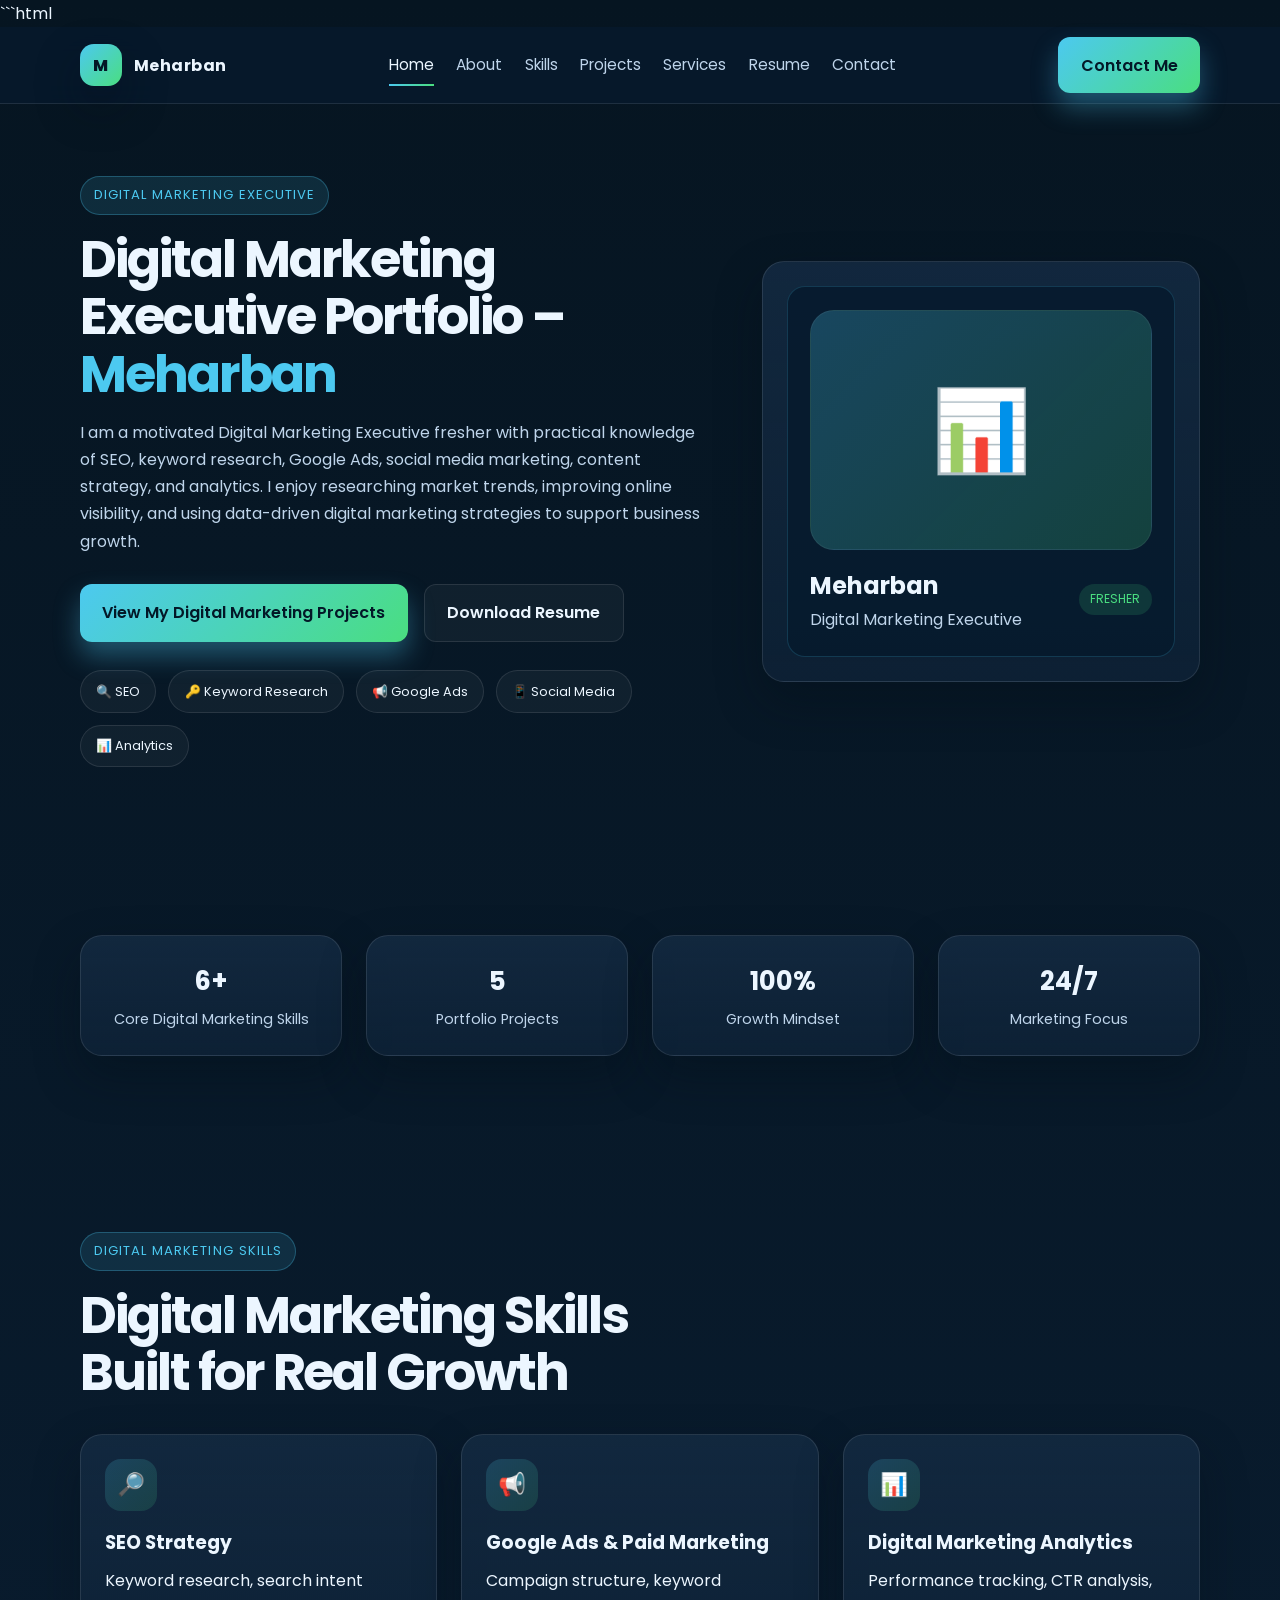
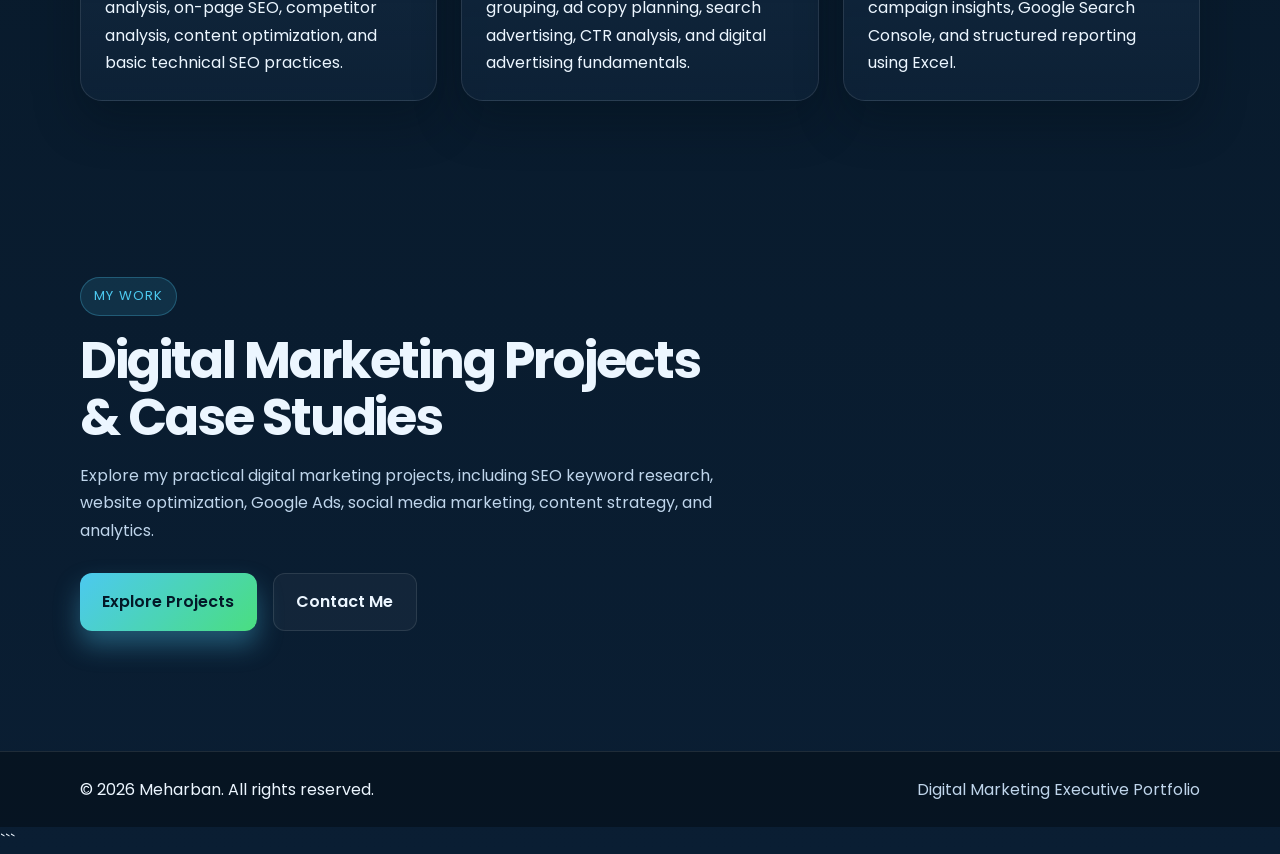
<file: index.html>
```html
<!DOCTYPE html>
<html lang="en">
  <head>
    <meta charset="UTF-8" />
    <meta name="viewport" content="width=device-width, initial-scale=1.0" />

    <!-- SEO Title -->
    <title>Meharban | Digital Marketing Executive Portfolio</title>

    <!-- SEO Description -->
    <meta
      name="description"
      content="Meharban's Digital Marketing Executive portfolio showcasing SEO, keyword research, Google Ads, social media marketing, content strategy, analytics, and practical digital marketing projects."
    />

    <!-- Search Engine Instructions -->
    <meta name="robots" content="index, follow" />

    <!-- Canonical URL -->
    <link
      rel="canonical"
      href="https://portfolio-ivory-zeta-86.vercel.app/"
    />

    <!-- Google Fonts -->
    <link rel="preconnect" href="https://fonts.googleapis.com" />
    <link rel="preconnect" href="https://fonts.gstatic.com" crossorigin />
    <link
      href="https://fonts.googleapis.com/css2?family=Poppins:wght@400;500;600;700;800&display=swap"
      rel="stylesheet"
    />

    <!-- CSS -->
    <link rel="stylesheet" href="styles.css" />
  </head>

  <body>
    <!-- Header -->
    <header class="site-header">
      <div class="container nav-wrap">

        <a href="index.html" class="brand" aria-label="Meharban Digital Marketing Portfolio Home">
          <span class="brand-mark">M</span>
          <span>Meharban</span>
        </a>

        <button
          class="menu-toggle"
          aria-label="Open navigation"
          aria-expanded="false"
        >
          ☰
        </button>

        <nav class="main-nav" aria-label="Main navigation">
          <a href="index.html" class="active">Home</a>
          <a href="about.html">About</a>
          <a href="skills.html">Skills</a>
          <a href="projects.html">Projects</a>
          <a href="services.html">Services</a>
          <a href="resume.html">Resume</a>
          <a href="contact.html">Contact</a>
        </nav>

        <a href="contact.html" class="btn btn-primary nav-cta">
          Contact Me
        </a>
      </div>
    </header>

    <main>

      <!-- Hero Section -->
      <section class="page-hero">
        <div class="container hero-grid">

          <div class="hero-copy">

            <span class="kicker">
              Digital Marketing Executive
            </span>

            <!-- Main SEO Heading -->
            <h1>
              Digital Marketing Executive Portfolio –
              <span style="color: var(--accent);">
                Meharban
              </span>
            </h1>

            <p>
              I am a motivated Digital Marketing Executive fresher with
              practical knowledge of SEO, keyword research, Google Ads,
              social media marketing, content strategy, and analytics.
              I enjoy researching market trends, improving online visibility,
              and using data-driven digital marketing strategies to support
              business growth.
            </p>

            <div class="hero-actions">

              <a href="projects.html" class="btn btn-primary">
                View My Digital Marketing Projects
              </a>

              <a href="resume.html" class="btn btn-secondary">
                Download Resume
              </a>

            </div>

            <div class="badge-row">
              <span class="badge">🔍 SEO</span>
              <span class="badge">🔑 Keyword Research</span>
              <span class="badge">📢 Google Ads</span>
              <span class="badge">📱 Social Media</span>
              <span class="badge">📊 Analytics</span>
            </div>

          </div>

          <!-- Profile Section -->
          <div class="hero-panel">

            <div class="profile-box">

              <div class="profile-avatar">
                📊
              </div>

              <div class="profile-identity">

                <div>
                  <h2>Meharban</h2>

                  <p class="muted">
                    Digital Marketing Executive
                  </p>
                </div>

                <span class="panel-tag">
                  Fresher
                </span>

              </div>

            </div>

          </div>

        </div>
      </section>

      <!-- Portfolio Stats -->
      <section class="section">
        <div class="container">

          <div class="stats-grid">

            <div class="metric-card">
              <strong>6+</strong>
              <span>Core Digital Marketing Skills</span>
            </div>

            <div class="metric-card">
              <strong>5</strong>
              <span>Portfolio Projects</span>
            </div>

            <div class="metric-card">
              <strong>100%</strong>
              <span>Growth Mindset</span>
            </div>

            <div class="metric-card">
              <strong>24/7</strong>
              <span>Marketing Focus</span>
            </div>

          </div>

        </div>
      </section>

      <!-- Skills Section -->
      <section class="section">

        <div class="container">

          <div class="section-heading">

            <span class="kicker">
              Digital Marketing Skills
            </span>

            <h2>
              Digital Marketing Skills Built for Real Growth
            </h2>

          </div>

          <div class="card-grid">

            <!-- SEO -->
            <div class="skill-card">

              <div class="skill-icon">
                🔎
              </div>

              <h3>
                SEO Strategy
              </h3>

              <p>
                Keyword research, search intent analysis,
                on-page SEO, competitor analysis,
                content optimization, and basic technical SEO practices.
              </p>

            </div>

            <!-- Google Ads -->
            <div class="skill-card">

              <div class="skill-icon">
                📢
              </div>

              <h3>
                Google Ads & Paid Marketing
              </h3>

              <p>
                Campaign structure, keyword grouping,
                ad copy planning, search advertising,
                CTR analysis, and digital advertising fundamentals.
              </p>

            </div>

            <!-- Analytics -->
            <div class="skill-card">

              <div class="skill-icon">
                📊
              </div>

              <h3>
                Digital Marketing Analytics
              </h3>

              <p>
                Performance tracking, CTR analysis,
                campaign insights, Google Search Console,
                and structured reporting using Excel.
              </p>

            </div>

          </div>

        </div>

      </section>

      <!-- SEO Projects CTA -->
      <section class="section">

        <div class="container">

          <div class="section-heading">

            <span class="kicker">
              My Work
            </span>

            <h2>
              Digital Marketing Projects & Case Studies
            </h2>

            <p>
              Explore my practical digital marketing projects,
              including SEO keyword research, website optimization,
              Google Ads, social media marketing, content strategy,
              and analytics.
            </p>

            <div class="hero-actions">

              <a
                href="projects.html"
                class="btn btn-primary"
              >
                Explore Projects
              </a>

              <a
                href="contact.html"
                class="btn btn-secondary"
              >
                Contact Me
              </a>

            </div>

          </div>

        </div>

      </section>

    </main>

    <!-- Footer -->
    <footer class="site-footer">

      <div class="container footer-grid">

        <p>
          © <span id="year"></span>
          Meharban. All rights reserved.
        </p>

        <p class="muted">
          Digital Marketing Executive Portfolio
        </p>

      </div>

    </footer>

    <!-- JavaScript -->
    <script src="script.js"></script>

  </body>
</html>
```
</file>
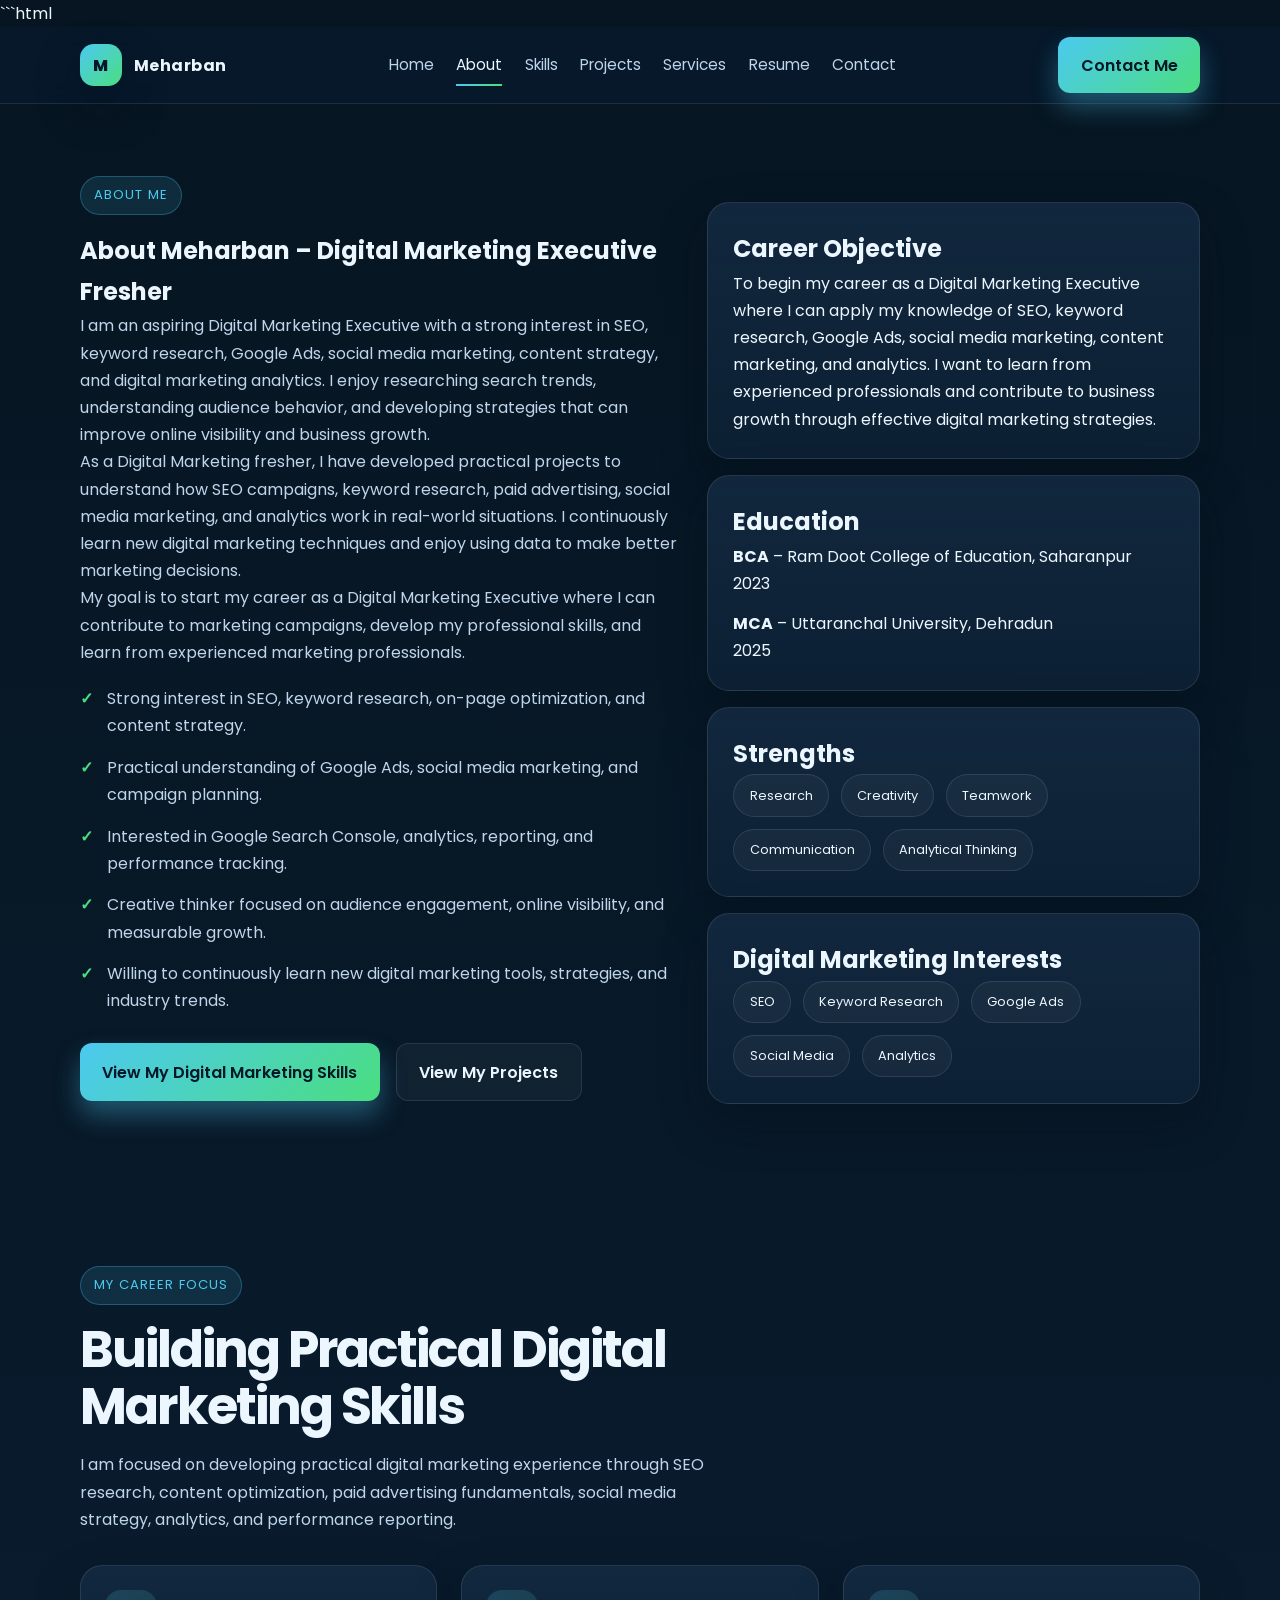
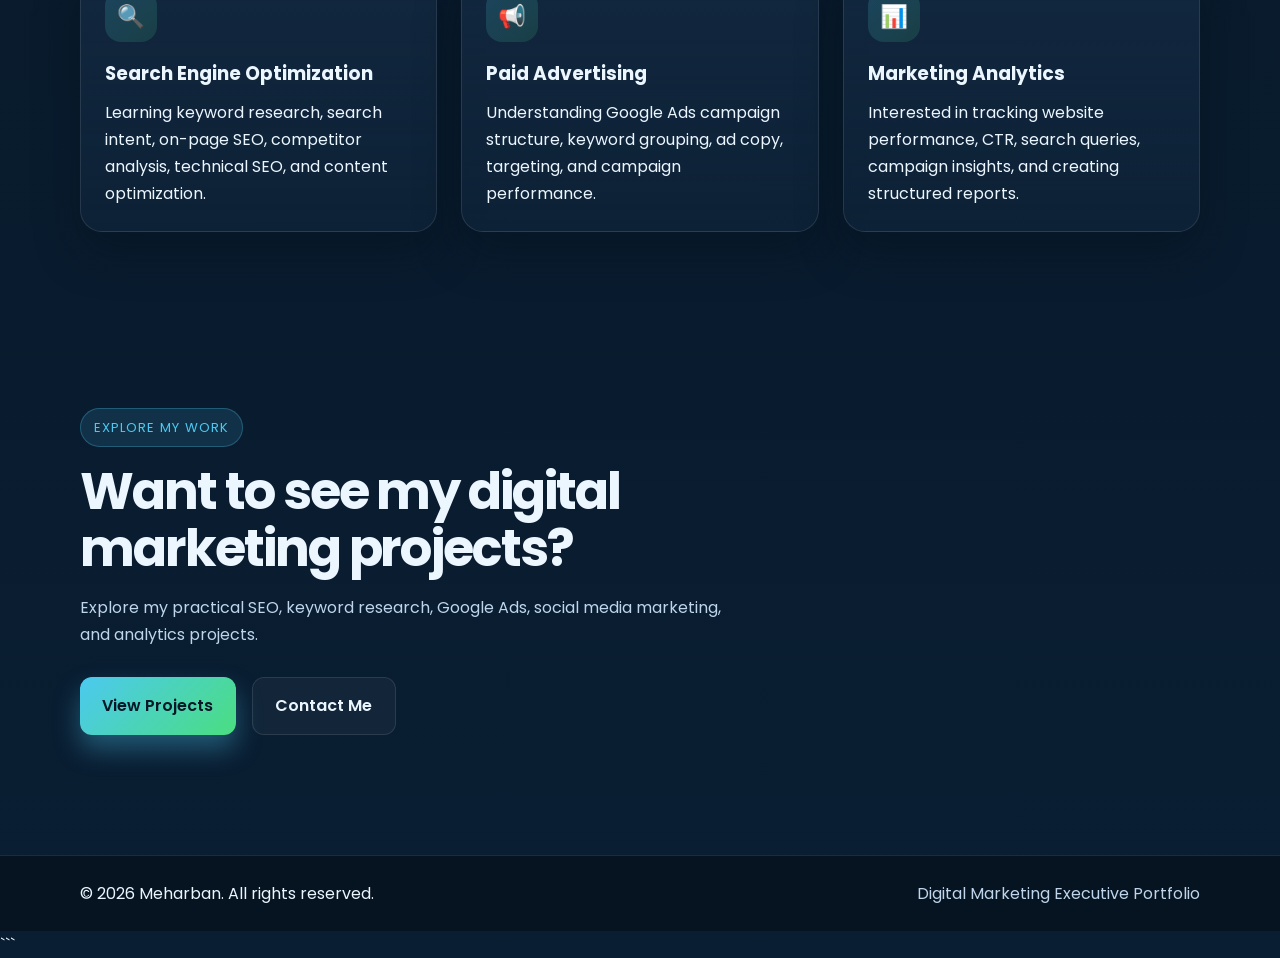
<file: about.html>
```html
<!DOCTYPE html>
<html lang="en">
  <head>
    <meta charset="UTF-8" />
    <meta name="viewport" content="width=device-width, initial-scale=1.0" />

    <!-- SEO Title -->
    <title>About Meharban | Digital Marketing Executive Fresher</title>

    <!-- SEO Description -->
    <meta
      name="description"
      content="Learn about Meharban, a Digital Marketing Executive fresher with practical knowledge of SEO, keyword research, Google Ads, social media marketing, content strategy, and analytics."
    />

    <!-- Search Engine Instructions -->
    <meta name="robots" content="index, follow" />

    <!-- Canonical URL -->
    <link
      rel="canonical"
      href="https://portfolio-ivory-zeta-86.vercel.app/about.html"
    />

    <!-- Google Fonts -->
    <link rel="preconnect" href="https://fonts.googleapis.com" />
    <link rel="preconnect" href="https://fonts.gstatic.com" crossorigin />
    <link
      href="https://fonts.googleapis.com/css2?family=Poppins:wght@400;500;600;700;800&display=swap"
      rel="stylesheet"
    />

    <!-- CSS -->
    <link rel="stylesheet" href="styles.css" />
  </head>

  <body>
    <!-- Header -->
    <header class="site-header">
      <div class="container nav-wrap">

        <a
          href="index.html"
          class="brand"
          aria-label="Meharban Digital Marketing Portfolio Home"
        >
          <span class="brand-mark">M</span>
          <span>Meharban</span>
        </a>

        <button
          class="menu-toggle"
          aria-label="Open navigation"
          aria-expanded="false"
        >
          ☰
        </button>

        <nav class="main-nav" aria-label="Main navigation">
          <a href="index.html">Home</a>
          <a href="about.html" class="active">About</a>
          <a href="skills.html">Skills</a>
          <a href="projects.html">Projects</a>
          <a href="services.html">Services</a>
          <a href="resume.html">Resume</a>
          <a href="contact.html">Contact</a>
        </nav>

        <a href="contact.html" class="btn btn-primary nav-cta">
          Contact Me
        </a>

      </div>
    </header>

    <main>

      <!-- About Hero Section -->
      <section class="section page-hero">

        <div class="container split-grid">

          <div>

            <span class="kicker">
              About Me
            </span>

            <!-- Main SEO Heading -->
            <h1>
              About Meharban – Digital Marketing Executive Fresher
            </h1>

            <p class="about-text">
              I am an aspiring Digital Marketing Executive with a strong
              interest in SEO, keyword research, Google Ads, social media
              marketing, content strategy, and digital marketing analytics.
              I enjoy researching search trends, understanding audience
              behavior, and developing strategies that can improve online
              visibility and business growth.
            </p>

            <p class="about-text">
              As a Digital Marketing fresher, I have developed practical
              projects to understand how SEO campaigns, keyword research,
              paid advertising, social media marketing, and analytics work
              in real-world situations. I continuously learn new digital
              marketing techniques and enjoy using data to make better
              marketing decisions.
            </p>

            <p class="about-text">
              My goal is to start my career as a Digital Marketing Executive
              where I can contribute to marketing campaigns, develop my
              professional skills, and learn from experienced marketing
              professionals.
            </p>

            <!-- Key Skills -->
            <ul class="feature-list">

              <li>
                Strong interest in SEO, keyword research,
                on-page optimization, and content strategy.
              </li>

              <li>
                Practical understanding of Google Ads,
                social media marketing, and campaign planning.
              </li>

              <li>
                Interested in Google Search Console,
                analytics, reporting, and performance tracking.
              </li>

              <li>
                Creative thinker focused on audience engagement,
                online visibility, and measurable growth.
              </li>

              <li>
                Willing to continuously learn new digital marketing
                tools, strategies, and industry trends.
              </li>

            </ul>

            <!-- Internal Links -->
            <div class="hero-actions">

              <a
                href="skills.html"
                class="btn btn-primary"
              >
                View My Digital Marketing Skills
              </a>

              <a
                href="projects.html"
                class="btn btn-secondary"
              >
                View My Projects
              </a>

            </div>

          </div>

          <!-- Information Cards -->
          <div class="info-stack">

            <!-- Career Objective -->
            <div class="info-card">

              <h2>
                Career Objective
              </h2>

              <p>
                To begin my career as a Digital Marketing Executive where
                I can apply my knowledge of SEO, keyword research, Google Ads,
                social media marketing, content marketing, and analytics.
                I want to learn from experienced professionals and contribute
                to business growth through effective digital marketing
                strategies.
              </p>

            </div>

            <!-- Education -->
            <div class="info-card">

              <h2>
                Education
              </h2>

              <p>
                <strong>BCA</strong> – Ram Doot College of Education,
                Saharanpur
                <br />
                2023
              </p>

              <p style="margin-top: 0.8rem;">
                <strong>MCA</strong> – Uttaranchal University,
                Dehradun
                <br />
                2025
              </p>

            </div>

            <!-- Strengths -->
            <div class="info-card">

              <h2>
                Strengths
              </h2>

              <div class="badge-row">

                <span class="badge">
                  Research
                </span>

                <span class="badge">
                  Creativity
                </span>

                <span class="badge">
                  Teamwork
                </span>

                <span class="badge">
                  Communication
                </span>

                <span class="badge">
                  Analytical Thinking
                </span>

              </div>

            </div>

            <!-- Marketing Interests -->
            <div class="info-card">

              <h2>
                Digital Marketing Interests
              </h2>

              <div class="badge-row">

                <span class="badge">
                  SEO
                </span>

                <span class="badge">
                  Keyword Research
                </span>

                <span class="badge">
                  Google Ads
                </span>

                <span class="badge">
                  Social Media
                </span>

                <span class="badge">
                  Analytics
                </span>

              </div>

            </div>

          </div>

        </div>

      </section>

      <!-- Digital Marketing Career Section -->
      <section class="section">

        <div class="container">

          <div class="section-heading">

            <span class="kicker">
              My Career Focus
            </span>

            <h2>
              Building Practical Digital Marketing Skills
            </h2>

            <p>
              I am focused on developing practical digital marketing
              experience through SEO research, content optimization,
              paid advertising fundamentals, social media strategy,
              analytics, and performance reporting.
            </p>

          </div>

          <div class="card-grid">

            <div class="skill-card">

              <div class="skill-icon">
                🔍
              </div>

              <h3>
                Search Engine Optimization
              </h3>

              <p>
                Learning keyword research, search intent,
                on-page SEO, competitor analysis, technical SEO,
                and content optimization.
              </p>

            </div>

            <div class="skill-card">

              <div class="skill-icon">
                📢
              </div>

              <h3>
                Paid Advertising
              </h3>

              <p>
                Understanding Google Ads campaign structure,
                keyword grouping, ad copy, targeting,
                and campaign performance.
              </p>

            </div>

            <div class="skill-card">

              <div class="skill-icon">
                📊
              </div>

              <h3>
                Marketing Analytics
              </h3>

              <p>
                Interested in tracking website performance,
                CTR, search queries, campaign insights,
                and creating structured reports.
              </p>

            </div>

          </div>

        </div>

      </section>

      <!-- CTA -->
      <section class="section">

        <div class="container">

          <div class="section-heading">

            <span class="kicker">
              Explore My Work
            </span>

            <h2>
              Want to see my digital marketing projects?
            </h2>

            <p>
              Explore my practical SEO, keyword research,
              Google Ads, social media marketing, and analytics projects.
            </p>

            <div class="hero-actions">

              <a
                href="projects.html"
                class="btn btn-primary"
              >
                View Projects
              </a>

              <a
                href="contact.html"
                class="btn btn-secondary"
              >
                Contact Me
              </a>

            </div>

          </div>

        </div>

      </section>

    </main>

    <!-- Footer -->
    <footer class="site-footer">

      <div class="container footer-grid">

        <p>
          © <span id="year"></span>
          Meharban. All rights reserved.
        </p>

        <p class="muted">
          Digital Marketing Executive Portfolio
        </p>

      </div>

    </footer>

    <!-- JavaScript -->
    <script src="script.js"></script>

  </body>
</html>
```
</file>
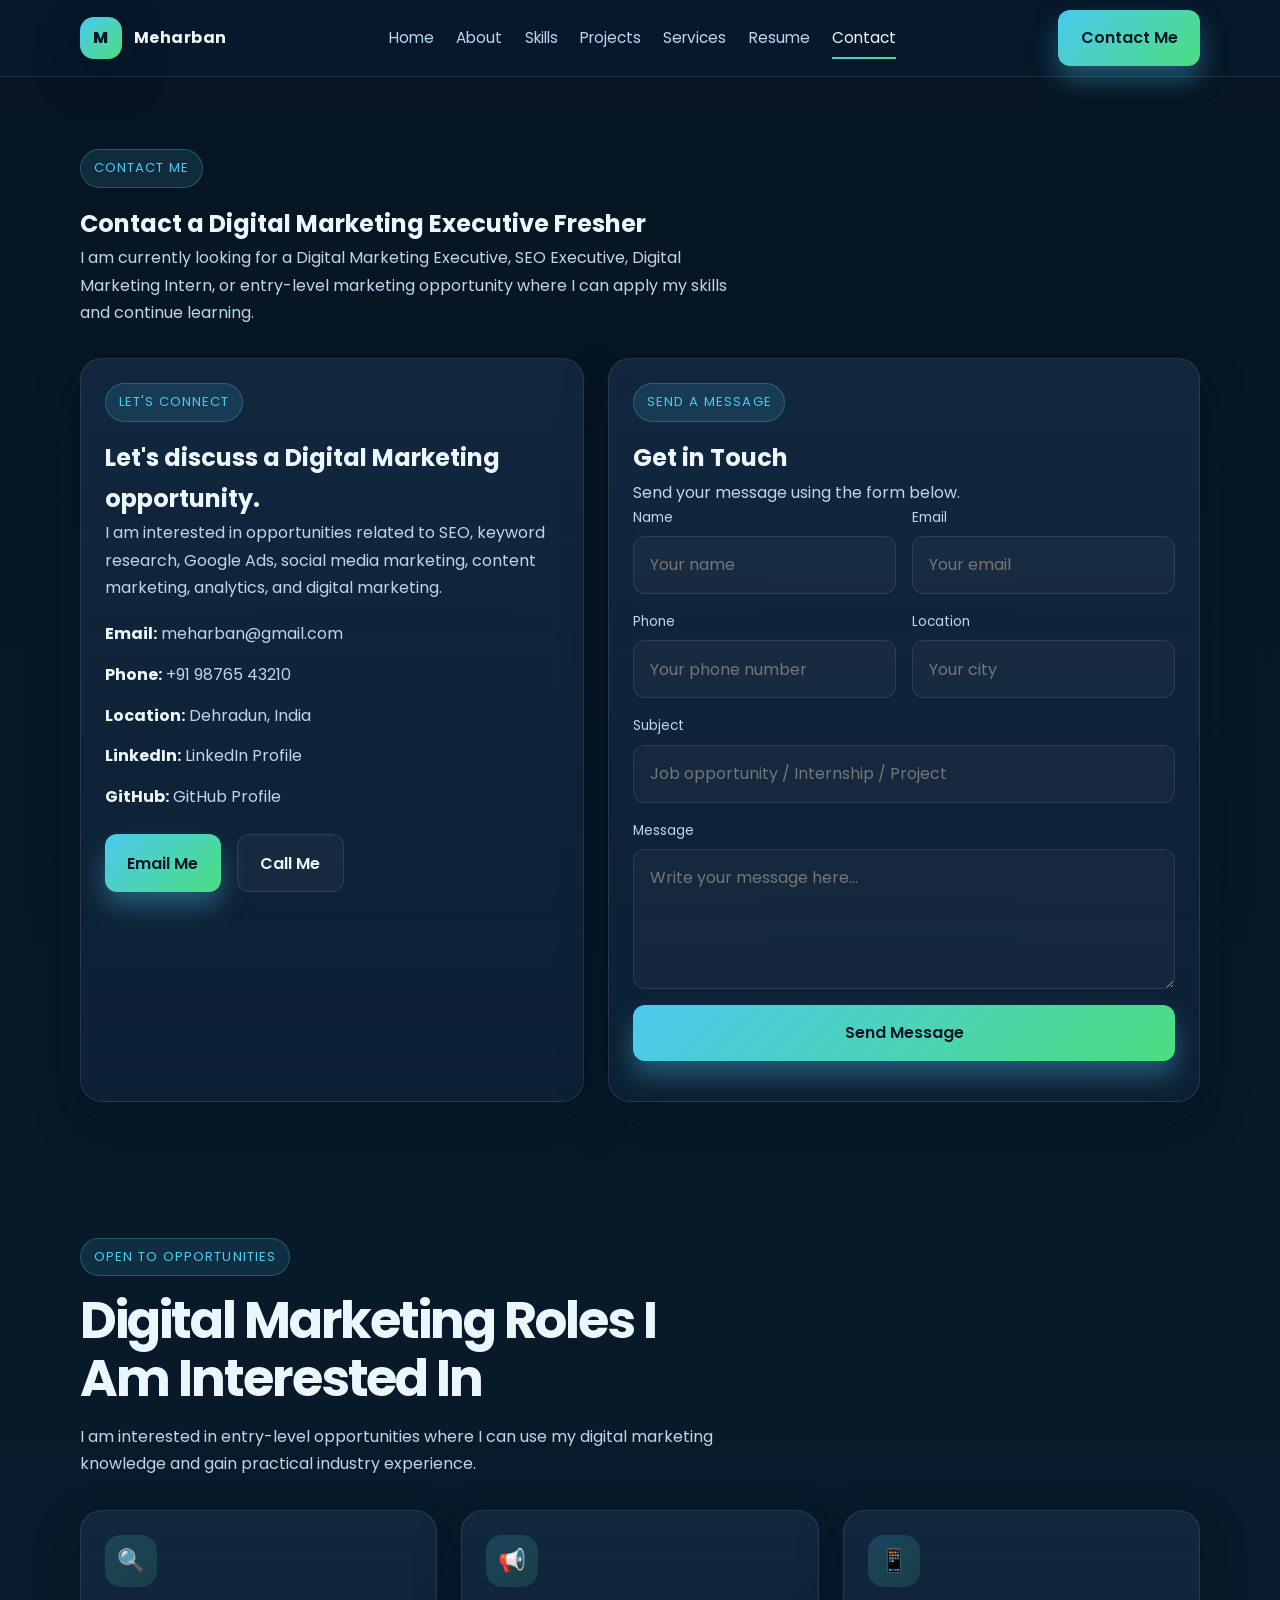
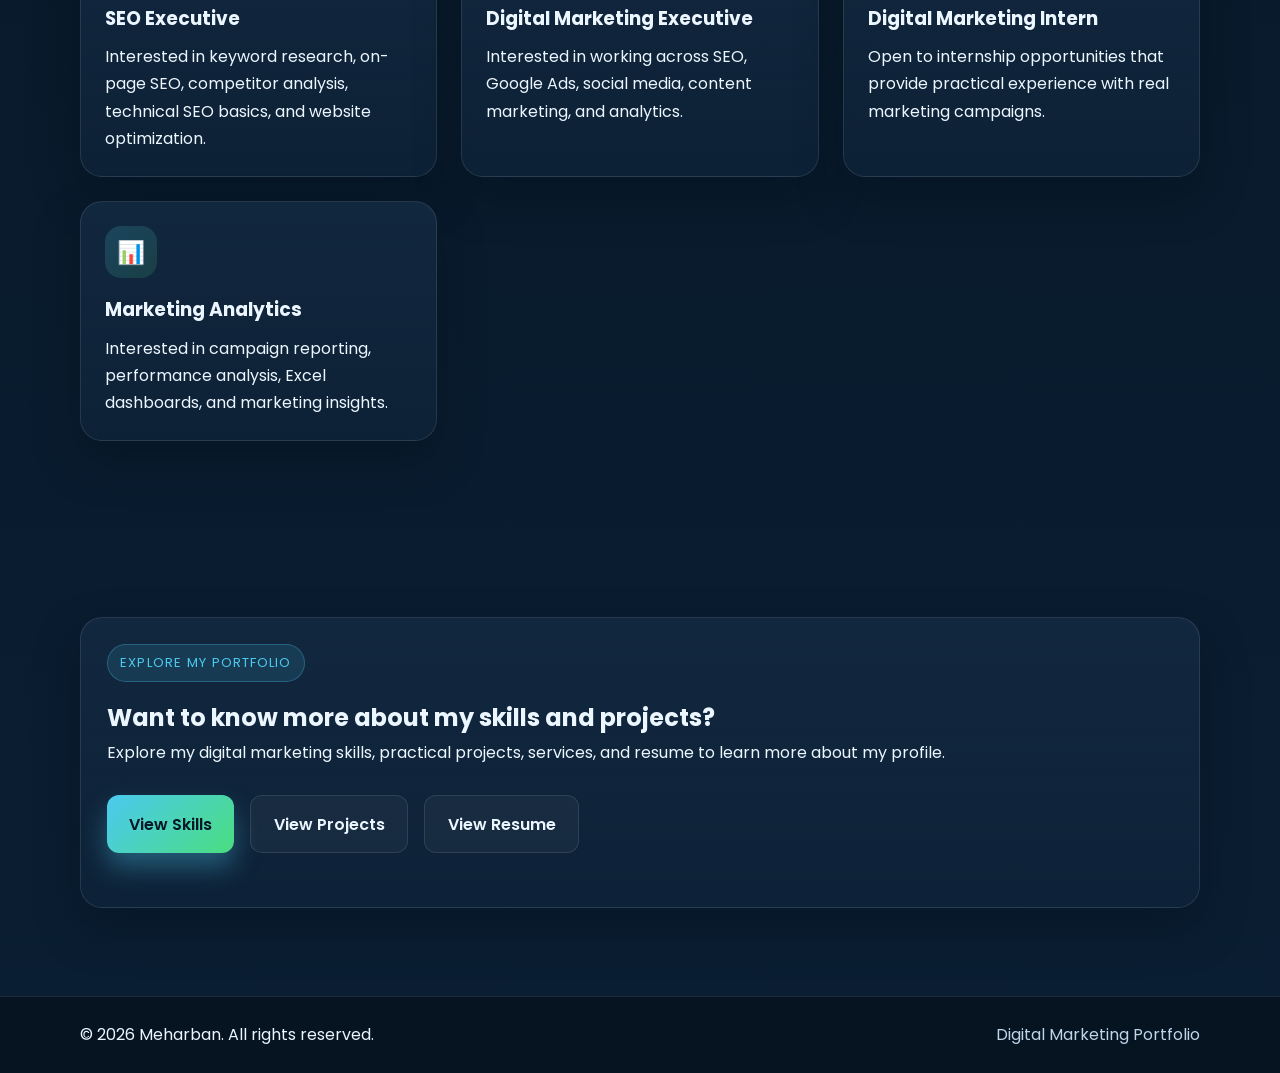
<file: contact.html>
<!DOCTYPE html>
<html lang="en">
  <head>
    <meta charset="UTF-8" />
    <meta name="viewport" content="width=device-width, initial-scale=1.0" />

    <!-- SEO Title -->
    <title>
      Contact Meharban | Digital Marketing Executive
    </title>

    <!-- SEO Description -->
    <meta
      name="description"
      content="Contact Meharban for Digital Marketing Executive and internship opportunities. Connect for SEO, keyword research, Google Ads, social media marketing, content strategy, and analytics."
    />

    <!-- Search Engine Instructions -->
    <meta name="robots" content="index, follow" />

    <!-- Canonical URL -->
    <link
      rel="canonical"
      href="https://portfolio-ivory-zeta-86.vercel.app/contact.html"
    />

    <!-- Google Fonts -->
    <link rel="preconnect" href="https://fonts.googleapis.com" />
    <link rel="preconnect" href="https://fonts.gstatic.com" crossorigin />
    <link
      href="https://fonts.googleapis.com/css2?family=Poppins:wght@400;500;600;700;800&display=swap"
      rel="stylesheet"
    />

    <!-- CSS -->
    <link rel="stylesheet" href="styles.css" />
  </head>

  <body>

    <!-- Header -->
    <header class="site-header">

      <div class="container nav-wrap">

        <a
          href="index.html"
          class="brand"
          aria-label="Meharban Digital Marketing Portfolio Home"
        >
          <span class="brand-mark">M</span>
          <span>Meharban</span>
        </a>

        <button
          class="menu-toggle"
          aria-label="Open navigation"
          aria-expanded="false"
        >
          ☰
        </button>

        <nav
          class="main-nav"
          aria-label="Main navigation"
        >

          <a href="index.html">
            Home
          </a>

          <a href="about.html">
            About
          </a>

          <a href="skills.html">
            Skills
          </a>

          <a href="projects.html">
            Projects
          </a>

          <a href="services.html">
            Services
          </a>

          <a href="resume.html">
            Resume
          </a>

          <a
            href="contact.html"
            class="active"
          >
            Contact
          </a>

        </nav>

        <a
          href="contact.html"
          class="btn btn-primary nav-cta"
        >
          Contact Me
        </a>

      </div>

    </header>


    <main>

      <!-- Contact Hero -->
      <section class="section page-hero">

        <div class="container">

          <div class="section-heading">

            <span class="kicker">
              Contact Me
            </span>

            <h1>
              Contact a Digital Marketing Executive Fresher
            </h1>

            <p>
              I am currently looking for a Digital Marketing Executive,
              SEO Executive, Digital Marketing Intern, or entry-level
              marketing opportunity where I can apply my skills and
              continue learning.
            </p>

          </div>


          <div class="contact-grid">

            <!-- Contact Information -->
            <div class="contact-card">

              <span class="kicker">
                Let's Connect
              </span>

              <h2>
                Let's discuss a Digital Marketing opportunity.
              </h2>

              <p class="muted">
                I am interested in opportunities related to SEO,
                keyword research, Google Ads, social media marketing,
                content marketing, analytics, and digital marketing.
              </p>


              <ul class="contact-list">

                <li>
                  <strong>Email:</strong>
                  <a href="mailto:meharban@gmail.com">
                    meharban@gmail.com
                  </a>
                </li>

                <li>
                  <strong>Phone:</strong>
                  <a href="tel:+919876543210">
                    +91 98765 43210
                  </a>
                </li>

                <li>
                  <strong>Location:</strong>
                  Dehradun, India
                </li>

                <li>
                  <strong>LinkedIn:</strong>
                  <a
                    href="https://www.linkedin.com/"
                    target="_blank"
                    rel="noopener noreferrer"
                  >
                    LinkedIn Profile
                  </a>
                </li>

                <li>
                  <strong>GitHub:</strong>
                  <a
                    href="https://github.com/"
                    target="_blank"
                    rel="noopener noreferrer"
                  >
                    GitHub Profile
                  </a>
                </li>

              </ul>


              <!-- Quick Contact Buttons -->
              <div
                class="hero-actions"
                style="margin-top: 1.5rem;"
              >

                <a
                  href="mailto:meharban@gmail.com"
                  class="btn btn-primary"
                >
                  Email Me
                </a>

                <a
                  href="tel:+919876543210"
                  class="btn btn-secondary"
                >
                  Call Me
                </a>

              </div>

            </div>


            <!-- Contact Form -->
            <div class="contact-card">

              <span class="kicker">
                Send a Message
              </span>

              <h2>
                Get in Touch
              </h2>

              <p class="muted">
                Send your message using the form below.
              </p>


              <form
                class="contact-form"
                id="contactForm"
                action="https://api.web3forms.com/submit"
                method="POST"
              >

                <input type="hidden" name="access_key" value="YOUR_WEB3FORMS_ACCESS_KEY" />
                <input type="hidden" name="subject" value="New portfolio contact message" />
                <input type="hidden" name="from_name" value="Portfolio Contact Form" />
                <input type="hidden" name="redirect" value="false" />

                <!-- Name + Email -->
                <div class="form-row">

                  <div class="field">

                    <label for="name">
                      Name
                    </label>

                    <input
                      id="name"
                      name="name"
                      type="text"
                      placeholder="Your name"
                      autocomplete="name"
                      required
                    />

                  </div>


                  <div class="field">

                    <label for="email">
                      Email
                    </label>

                    <input
                      id="email"
                      name="email"
                      type="email"
                      placeholder="Your email"
                      autocomplete="email"
                      required
                    />

                  </div>

                </div>


                <!-- Phone + Location -->
                <div class="form-row">

                  <div class="field">

                    <label for="phone">
                      Phone
                    </label>

                    <input
                      id="phone"
                      name="phone"
                      type="tel"
                      placeholder="Your phone number"
                      autocomplete="tel"
                    />

                  </div>


                  <div class="field">

                    <label for="location">
                      Location
                    </label>

                    <input
                      id="location"
                      name="location"
                      type="text"
                      placeholder="Your city"
                      autocomplete="address-level2"
                    />

                  </div>

                </div>


                <!-- Subject -->
                <div class="field">

                  <label for="subject">
                    Subject
                  </label>

                  <input
                    id="subject"
                    name="message_subject"
                    type="text"
                    placeholder="Job opportunity / Internship / Project"
                  />

                </div>


                <!-- Message -->
                <div class="field">

                  <label for="message">
                    Message
                  </label>

                  <textarea
                    id="message"
                    name="message"
                    placeholder="Write your message here..."
                    required
                  ></textarea>

                </div>


                <!-- Submit -->
                <button
                  type="submit"
                  class="btn btn-primary"
                >
                  Send Message
                </button>


                <p
                  id="formStatus"
                  class="muted"
                  aria-live="polite"
                ></p>

              </form>

            </div>

          </div>

        </div>

      </section>


      <!-- Job Opportunities -->
      <section class="section">

        <div class="container">

          <div class="section-heading">

            <span class="kicker">
              Open to Opportunities
            </span>

            <h2>
              Digital Marketing Roles I Am Interested In
            </h2>

            <p>
              I am interested in entry-level opportunities where I can
              use my digital marketing knowledge and gain practical
              industry experience.
            </p>

          </div>


          <div class="card-grid">

            <div class="skill-card">

              <div class="skill-icon">
                🔍
              </div>

              <h3>
                SEO Executive
              </h3>

              <p>
                Interested in keyword research, on-page SEO,
                competitor analysis, technical SEO basics,
                and website optimization.
              </p>

            </div>


            <div class="skill-card">

              <div class="skill-icon">
                📢
              </div>

              <h3>
                Digital Marketing Executive
              </h3>

              <p>
                Interested in working across SEO, Google Ads,
                social media, content marketing, and analytics.
              </p>

            </div>


            <div class="skill-card">

              <div class="skill-icon">
                📱
              </div>

              <h3>
                Digital Marketing Intern
              </h3>

              <p>
                Open to internship opportunities that provide
                practical experience with real marketing campaigns.
              </p>

            </div>


            <div class="skill-card">

              <div class="skill-icon">
                📊
              </div>

              <h3>
                Marketing Analytics
              </h3>

              <p>
                Interested in campaign reporting, performance
                analysis, Excel dashboards, and marketing insights.
              </p>

            </div>

          </div>

        </div>

      </section>


      <!-- Skills CTA -->
      <section class="section">

        <div class="container">

          <div class="info-card">

            <span class="kicker">
              Explore My Portfolio
            </span>

            <h2>
              Want to know more about my skills and projects?
            </h2>

            <p>
              Explore my digital marketing skills, practical projects,
              services, and resume to learn more about my profile.
            </p>

            <div class="hero-actions">

              <a
                href="skills.html"
                class="btn btn-primary"
              >
                View Skills
              </a>

              <a
                href="projects.html"
                class="btn btn-secondary"
              >
                View Projects
              </a>

              <a
                href="resume.html"
                class="btn btn-secondary"
              >
                View Resume
              </a>

            </div>

          </div>

        </div>

      </section>

    </main>


    <!-- Footer -->
    <footer class="site-footer">

      <div class="container footer-grid">

        <p>
          © <span id="year"></span>
          Meharban. All rights reserved.
        </p>

        <p class="muted">
          Digital Marketing Portfolio
        </p>

      </div>

    </footer>


    <!-- JavaScript -->
    <script src="script.js"></script>

  </body>
</html>
</file>
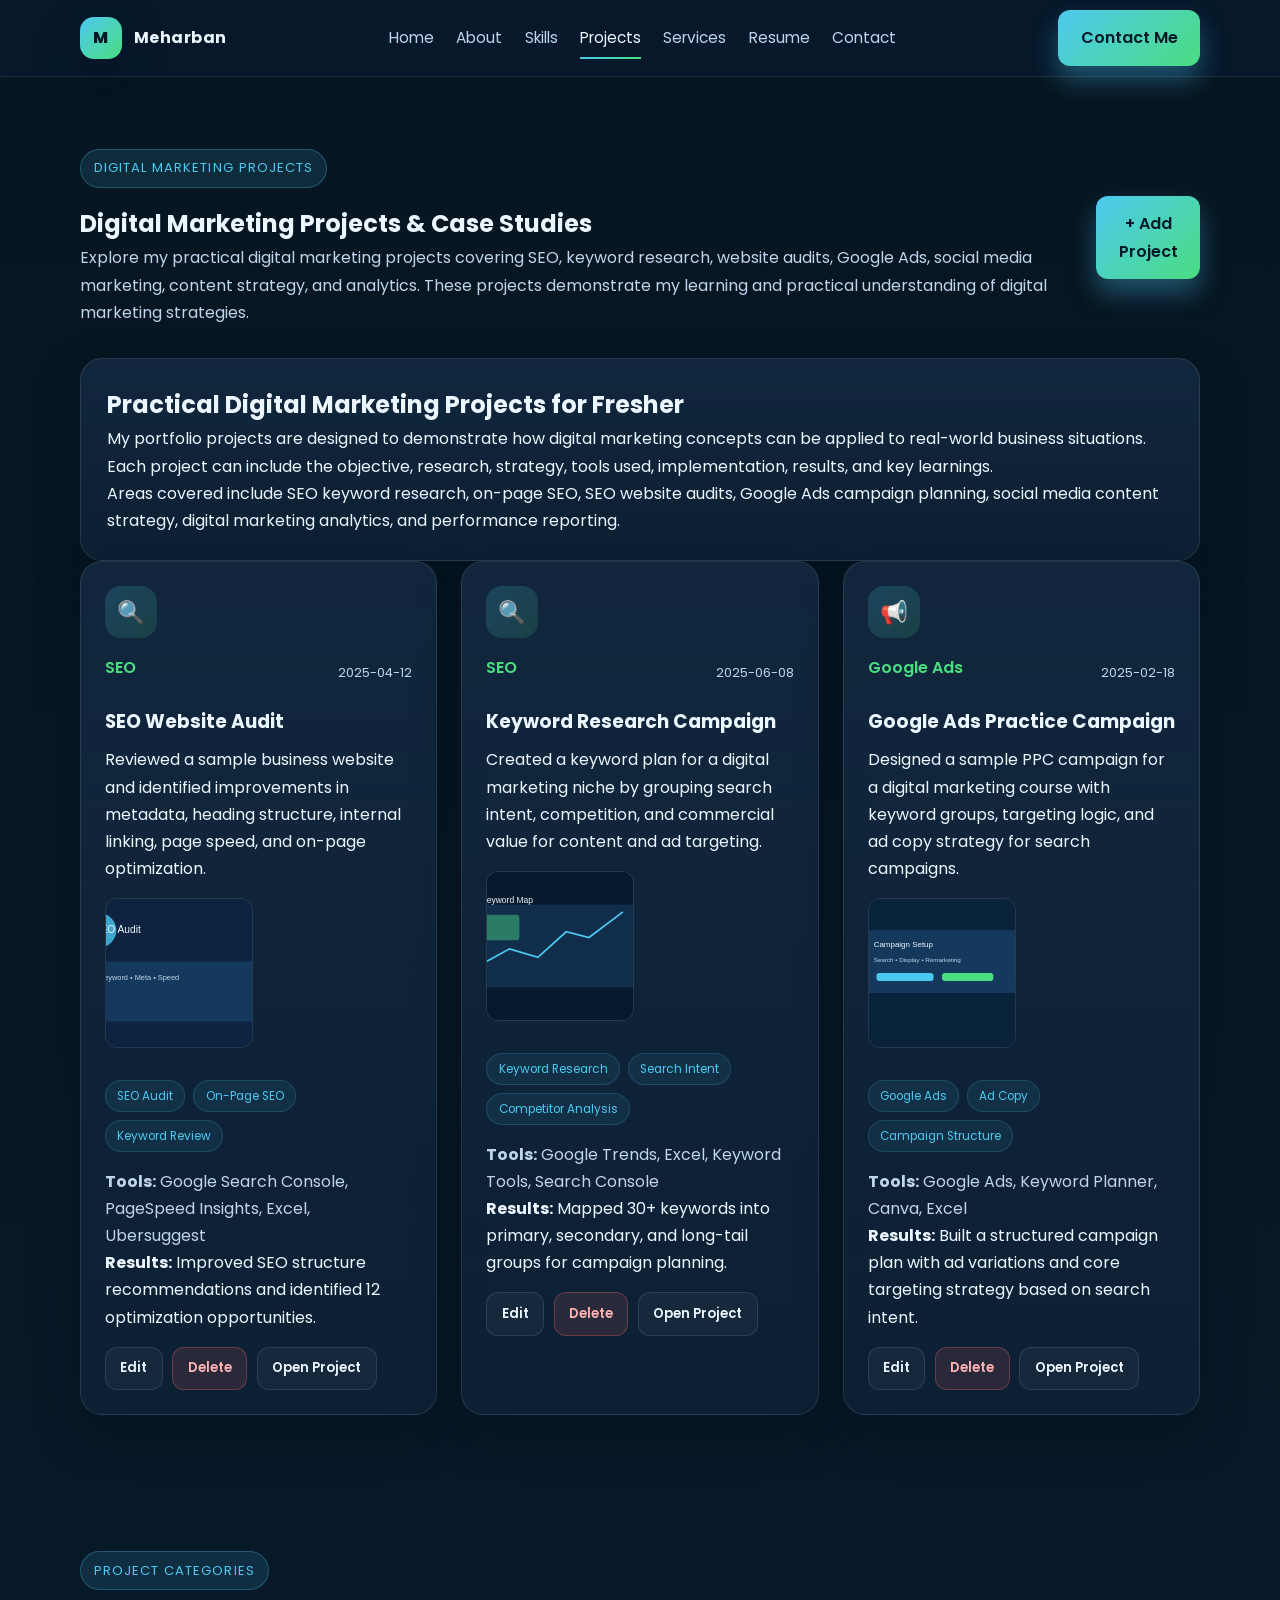
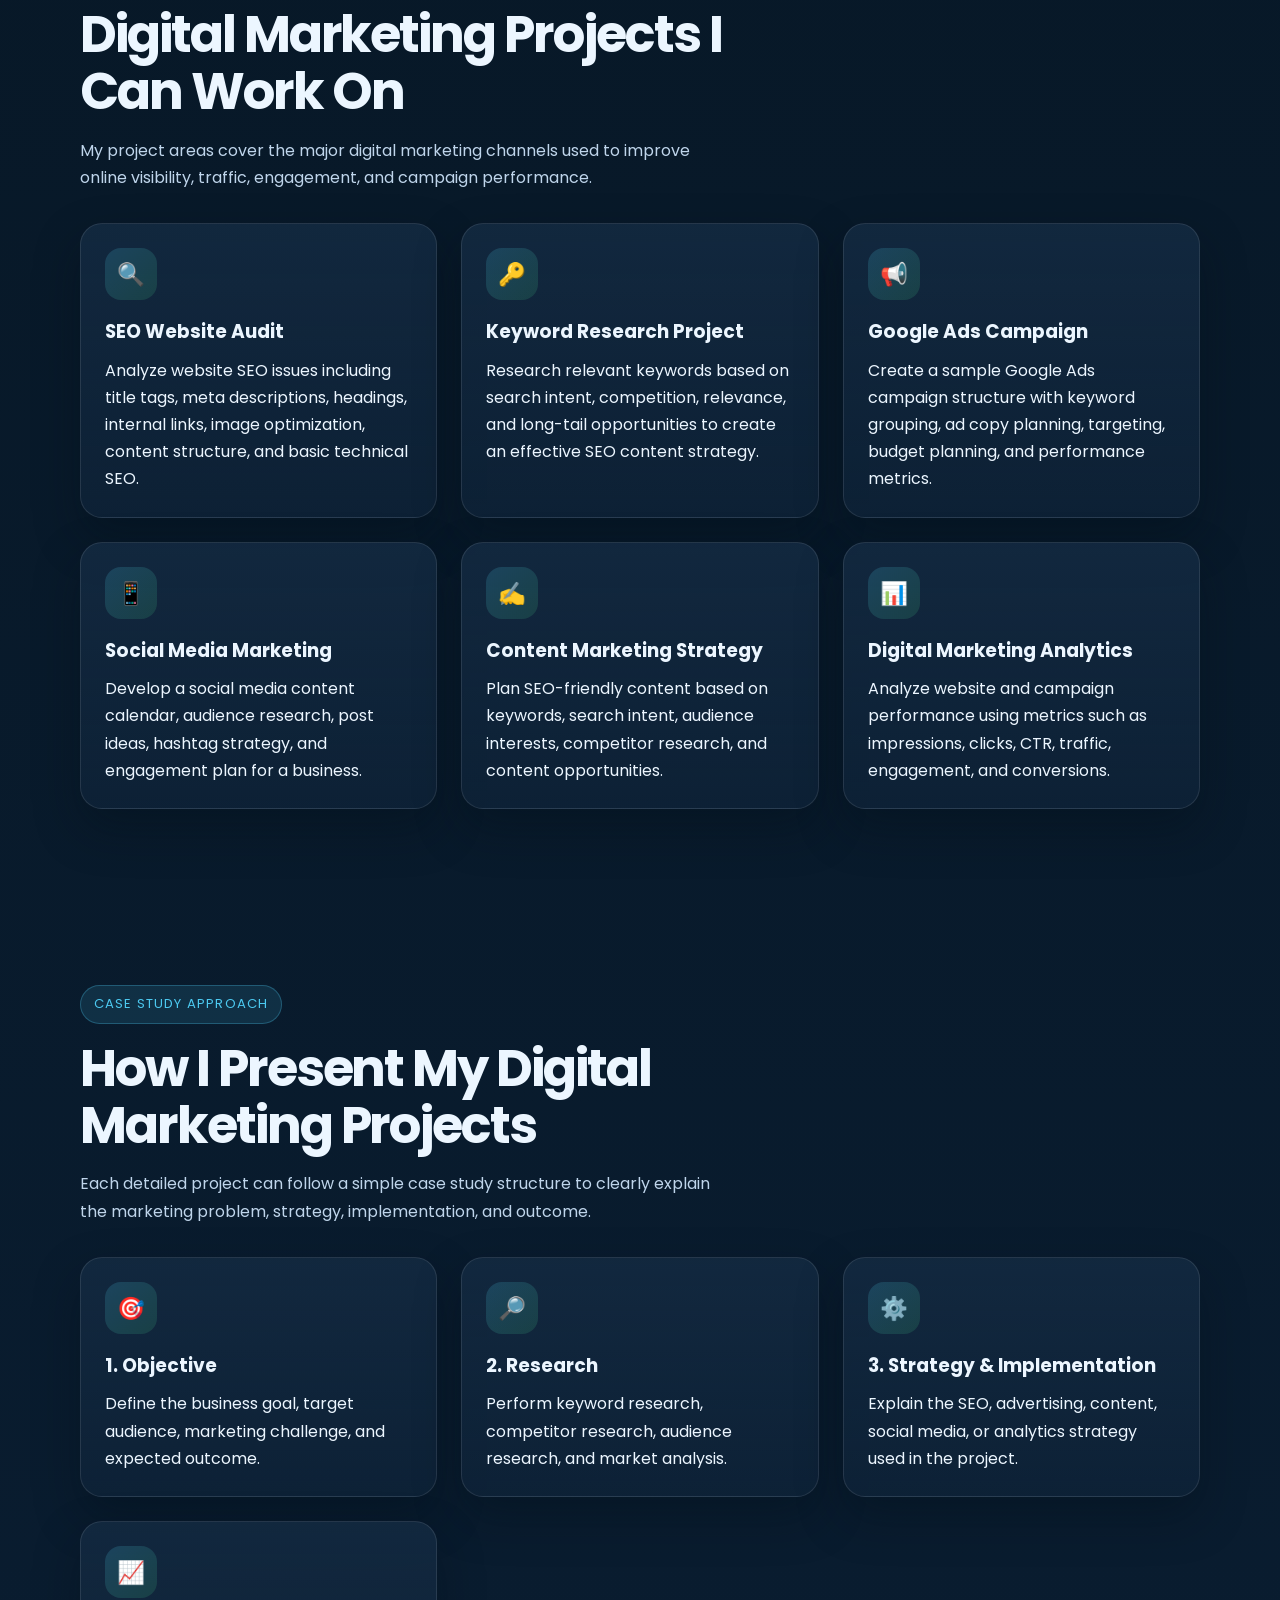
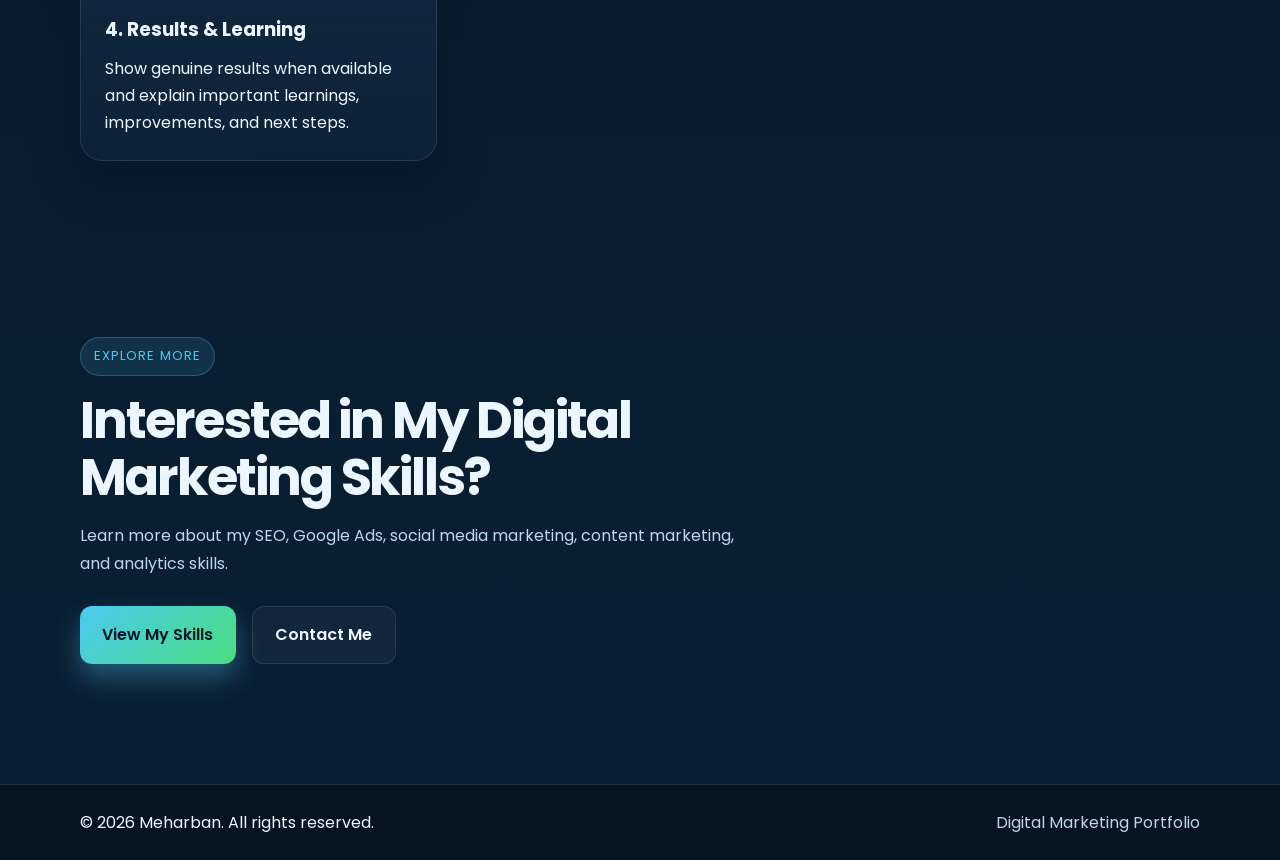
<file: projects.html>
<!DOCTYPE html>
<html lang="en">
  <head>
    <meta charset="UTF-8" />
    <meta name="viewport" content="width=device-width, initial-scale=1.0" />

    <!-- SEO Title -->
    <title>
      Digital Marketing Projects | SEO, Google Ads & Case Studies
    </title>

    <!-- SEO Description -->
    <meta
      name="description"
      content="Explore Meharban's digital marketing projects and case studies including SEO audits, keyword research, Google Ads, social media marketing, content strategy, analytics, and website optimization."
    />

    <!-- Search Engine Instructions -->
    <meta name="robots" content="index, follow" />

    <!-- Canonical URL -->
    <link
      rel="canonical"
      href="https://portfolio-ivory-zeta-86.vercel.app/projects.html"
    />

    <!-- Google Fonts -->
    <link rel="preconnect" href="https://fonts.googleapis.com" />
    <link rel="preconnect" href="https://fonts.gstatic.com" crossorigin />
    <link
      href="https://fonts.googleapis.com/css2?family=Poppins:wght@400;500;600;700;800&display=swap"
      rel="stylesheet"
    />

    <!-- CSS -->
    <link rel="stylesheet" href="styles.css" />
  </head>

  <body>

    <!-- Header -->
    <header class="site-header">
      <div class="container nav-wrap">

        <a
          href="index.html"
          class="brand"
          aria-label="Meharban Digital Marketing Portfolio Home"
        >
          <span class="brand-mark">M</span>
          <span>Meharban</span>
        </a>

        <button
          class="menu-toggle"
          aria-label="Open navigation"
          aria-expanded="false"
        >
          ☰
        </button>

        <nav class="main-nav" aria-label="Main navigation">

          <a href="index.html">
            Home
          </a>

          <a href="about.html">
            About
          </a>

          <a href="skills.html">
            Skills
          </a>

          <a href="projects.html" class="active">
            Projects
          </a>

          <a href="services.html">
            Services
          </a>

          <a href="resume.html">
            Resume
          </a>

          <a href="contact.html">
            Contact
          </a>

        </nav>

        <a
          href="contact.html"
          class="btn btn-primary nav-cta"
        >
          Contact Me
        </a>

      </div>
    </header>

    <main>

      <!-- Projects Hero Section -->
      <section class="section page-hero">

        <div class="container">

          <div class="section-heading project-header-row">

            <div>

              <span class="kicker">
                Digital Marketing Projects
              </span>

              <!-- Main SEO Heading -->
              <h1>
                Digital Marketing Projects & Case Studies
              </h1>

              <p>
                Explore my practical digital marketing projects covering
                SEO, keyword research, website audits, Google Ads,
                social media marketing, content strategy, and analytics.
                These projects demonstrate my learning and practical
                understanding of digital marketing strategies.
              </p>

            </div>

            <button
              id="addProjectBtn"
              class="btn btn-primary"
              type="button"
            >
              + Add Project
            </button>

          </div>


          <!-- SEO Project Introduction -->
          <div class="info-card">

            <h2>
              Practical Digital Marketing Projects for Fresher
            </h2>

            <p>
              My portfolio projects are designed to demonstrate how
              digital marketing concepts can be applied to real-world
              business situations. Each project can include the objective,
              research, strategy, tools used, implementation, results,
              and key learnings.
            </p>

            <p>
              Areas covered include SEO keyword research, on-page SEO,
              SEO website audits, Google Ads campaign planning,
              social media content strategy, digital marketing analytics,
              and performance reporting.
            </p>

          </div>


          <!-- Project Grid -->
          <div
            id="projectGrid"
            class="project-grid"
            aria-live="polite"
          ></div>

        </div>

      </section>


      <!-- Project Categories -->
      <section class="section">

        <div class="container">

          <div class="section-heading">

            <span class="kicker">
              Project Categories
            </span>

            <h2>
              Digital Marketing Projects I Can Work On
            </h2>

            <p>
              My project areas cover the major digital marketing
              channels used to improve online visibility, traffic,
              engagement, and campaign performance.
            </p>

          </div>


          <div class="card-grid">

            <!-- SEO Project -->
            <div class="skill-card">

              <div class="skill-icon">
                🔍
              </div>

              <h3>
                SEO Website Audit
              </h3>

              <p>
                Analyze website SEO issues including title tags,
                meta descriptions, headings, internal links,
                image optimization, content structure, and
                basic technical SEO.
              </p>

            </div>


            <!-- Keyword Research -->
            <div class="skill-card">

              <div class="skill-icon">
                🔑
              </div>

              <h3>
                Keyword Research Project
              </h3>

              <p>
                Research relevant keywords based on search intent,
                competition, relevance, and long-tail opportunities
                to create an effective SEO content strategy.
              </p>

            </div>


            <!-- Google Ads -->
            <div class="skill-card">

              <div class="skill-icon">
                📢
              </div>

              <h3>
                Google Ads Campaign
              </h3>

              <p>
                Create a sample Google Ads campaign structure with
                keyword grouping, ad copy planning, targeting,
                budget planning, and performance metrics.
              </p>

            </div>


            <!-- Social Media -->
            <div class="skill-card">

              <div class="skill-icon">
                📱
              </div>

              <h3>
                Social Media Marketing
              </h3>

              <p>
                Develop a social media content calendar, audience
                research, post ideas, hashtag strategy, and
                engagement plan for a business.
              </p>

            </div>


            <!-- Content Marketing -->
            <div class="skill-card">

              <div class="skill-icon">
                ✍️
              </div>

              <h3>
                Content Marketing Strategy
              </h3>

              <p>
                Plan SEO-friendly content based on keywords,
                search intent, audience interests, competitor
                research, and content opportunities.
              </p>

            </div>


            <!-- Analytics -->
            <div class="skill-card">

              <div class="skill-icon">
                📊
              </div>

              <h3>
                Digital Marketing Analytics
              </h3>

              <p>
                Analyze website and campaign performance using
                metrics such as impressions, clicks, CTR,
                traffic, engagement, and conversions.
              </p>

            </div>

          </div>

        </div>

      </section>


      <!-- Case Study Structure -->
      <section class="section">

        <div class="container">

          <div class="section-heading">

            <span class="kicker">
              Case Study Approach
            </span>

            <h2>
              How I Present My Digital Marketing Projects
            </h2>

            <p>
              Each detailed project can follow a simple case study
              structure to clearly explain the marketing problem,
              strategy, implementation, and outcome.
            </p>

          </div>


          <div class="card-grid">

            <div class="skill-card">

              <div class="skill-icon">
                🎯
              </div>

              <h3>
                1. Objective
              </h3>

              <p>
                Define the business goal, target audience,
                marketing challenge, and expected outcome.
              </p>

            </div>


            <div class="skill-card">

              <div class="skill-icon">
                🔎
              </div>

              <h3>
                2. Research
              </h3>

              <p>
                Perform keyword research, competitor research,
                audience research, and market analysis.
              </p>

            </div>


            <div class="skill-card">

              <div class="skill-icon">
                ⚙️
              </div>

              <h3>
                3. Strategy & Implementation
              </h3>

              <p>
                Explain the SEO, advertising, content, social media,
                or analytics strategy used in the project.
              </p>

            </div>


            <div class="skill-card">

              <div class="skill-icon">
                📈
              </div>

              <h3>
                4. Results & Learning
              </h3>

              <p>
                Show genuine results when available and explain
                important learnings, improvements, and next steps.
              </p>

            </div>

          </div>

        </div>

      </section>


      <!-- Project Modal -->
      <div
        id="projectModal"
        class="modal hidden"
        aria-hidden="true"
      >

        <div
          class="modal-backdrop"
          data-close="true"
        ></div>


        <div
          class="modal-dialog"
          role="dialog"
          aria-modal="true"
          aria-labelledby="projectModalTitle"
        >

          <div class="modal-header">

            <h2 id="projectModalTitle">
              Add Project
            </h2>

            <button
              type="button"
              class="modal-close"
              data-close="true"
              aria-label="Close"
            >
              ×
            </button>

          </div>


          <!-- Project Form -->
          <form
            id="projectForm"
            class="project-form"
          >

            <input
              type="hidden"
              id="projectId"
            />


            <!-- Title & Category -->
            <div class="form-row">

              <div class="field">

                <label for="projectTitle">
                  Project title
                </label>

                <input
                  id="projectTitle"
                  name="projectTitle"
                  type="text"
                  placeholder="SEO Website Audit"
                  required
                />

              </div>


              <div class="field">

                <label for="projectCategory">
                  Category
                </label>

                <select
                  id="projectCategory"
                  name="projectCategory"
                  required
                >

                  <option value="SEO">
                    SEO
                  </option>

                  <option value="Google Ads">
                    Google Ads
                  </option>

                  <option value="Social Media">
                    Social Media
                  </option>

                  <option value="Analytics">
                    Analytics
                  </option>

                  <option value="Content Marketing">
                    Content Marketing
                  </option>

                  <option value="Email Marketing">
                    Email Marketing
                  </option>

                </select>

              </div>

            </div>


            <!-- Description -->
            <div class="field">

              <label for="projectDescription">
                Project Description
              </label>

              <textarea
                id="projectDescription"
                name="projectDescription"
                placeholder="Describe the project goal, research, strategy, work, and outcomes..."
                required
              ></textarea>

            </div>


            <!-- Date & URL -->
            <div class="form-row">

              <div class="field">

                <label for="projectDate">
                  Date
                </label>

                <input
                  id="projectDate"
                  name="projectDate"
                  type="date"
                />

              </div>


              <div class="field">

                <label for="projectUrl">
                  Project URL
                </label>

                <input
                  id="projectUrl"
                  name="projectUrl"
                  type="url"
                  placeholder="https://example.com"
                />

              </div>

            </div>


            <!-- Tools -->
            <div class="field">

              <label for="projectTools">
                Tools Used
              </label>

              <input
                id="projectTools"
                name="projectTools"
                type="text"
                placeholder="Google Search Console, Google Keyword Planner, Excel, Canva"
              />

            </div>


            <!-- Skills -->
            <div class="field">

              <label for="projectSkills">
                Skills
              </label>

              <input
                id="projectSkills"
                name="projectSkills"
                type="text"
                placeholder="SEO, Keyword Research, Content Marketing, Analytics"
              />

            </div>


            <!-- Results -->
            <div class="field">

              <label for="projectResults">
                Results / Metrics
              </label>

              <textarea
                id="projectResults"
                name="projectResults"
                placeholder="Add genuine project results or key learnings. Example: identified 25 keyword opportunities and improved page optimization."
              ></textarea>

            </div>


            <!-- Images -->
            <div class="field">

              <label for="projectImages">
                Project Image(s)
              </label>

              <input
                id="projectImages"
                type="file"
                accept="image/*"
                multiple
              />

              <div
                id="imagePreview"
                class="image-preview"
                aria-live="polite"
              ></div>

            </div>


            <!-- Actions -->
            <div class="modal-actions">

              <button
                type="button"
                class="btn btn-secondary"
                data-close="true"
              >
                Cancel
              </button>

              <button
                type="submit"
                class="btn btn-primary"
              >
                Save Project
              </button>

            </div>

          </form>

        </div>

      </div>


      <!-- CTA -->
      <section class="section">

        <div class="container">

          <div class="section-heading">

            <span class="kicker">
              Explore More
            </span>

            <h2>
              Interested in My Digital Marketing Skills?
            </h2>

            <p>
              Learn more about my SEO, Google Ads, social media marketing,
              content marketing, and analytics skills.
            </p>

            <div class="hero-actions">

              <a
                href="skills.html"
                class="btn btn-primary"
              >
                View My Skills
              </a>

              <a
                href="contact.html"
                class="btn btn-secondary"
              >
                Contact Me
              </a>

            </div>

          </div>

        </div>

      </section>

    </main>


    <!-- Footer -->
    <footer class="site-footer">

      <div class="container footer-grid">

        <p>
          © <span id="year"></span>
          Meharban. All rights reserved.
        </p>

        <p class="muted">
          Digital Marketing Portfolio
        </p>

      </div>

    </footer>


    <!-- JavaScript -->
    <script src="script.js"></script>

  </body>
</html>
</file>
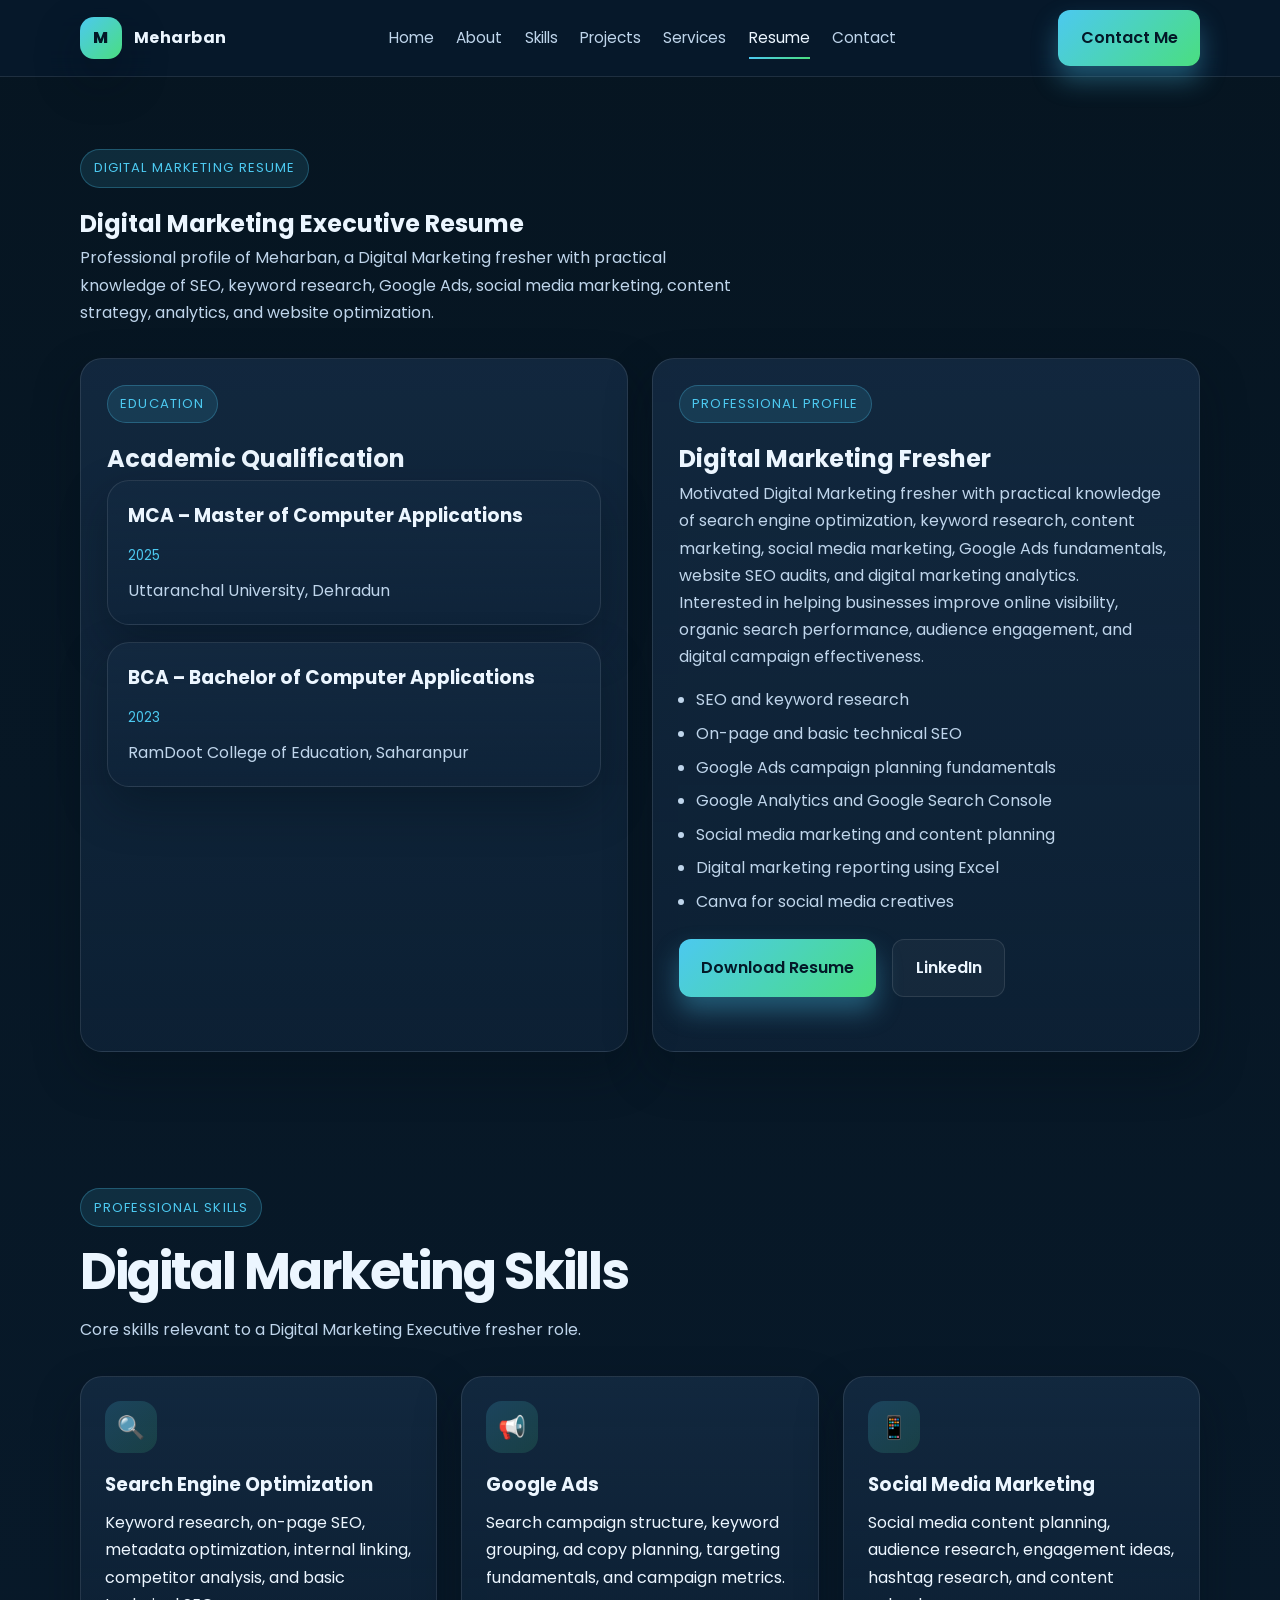
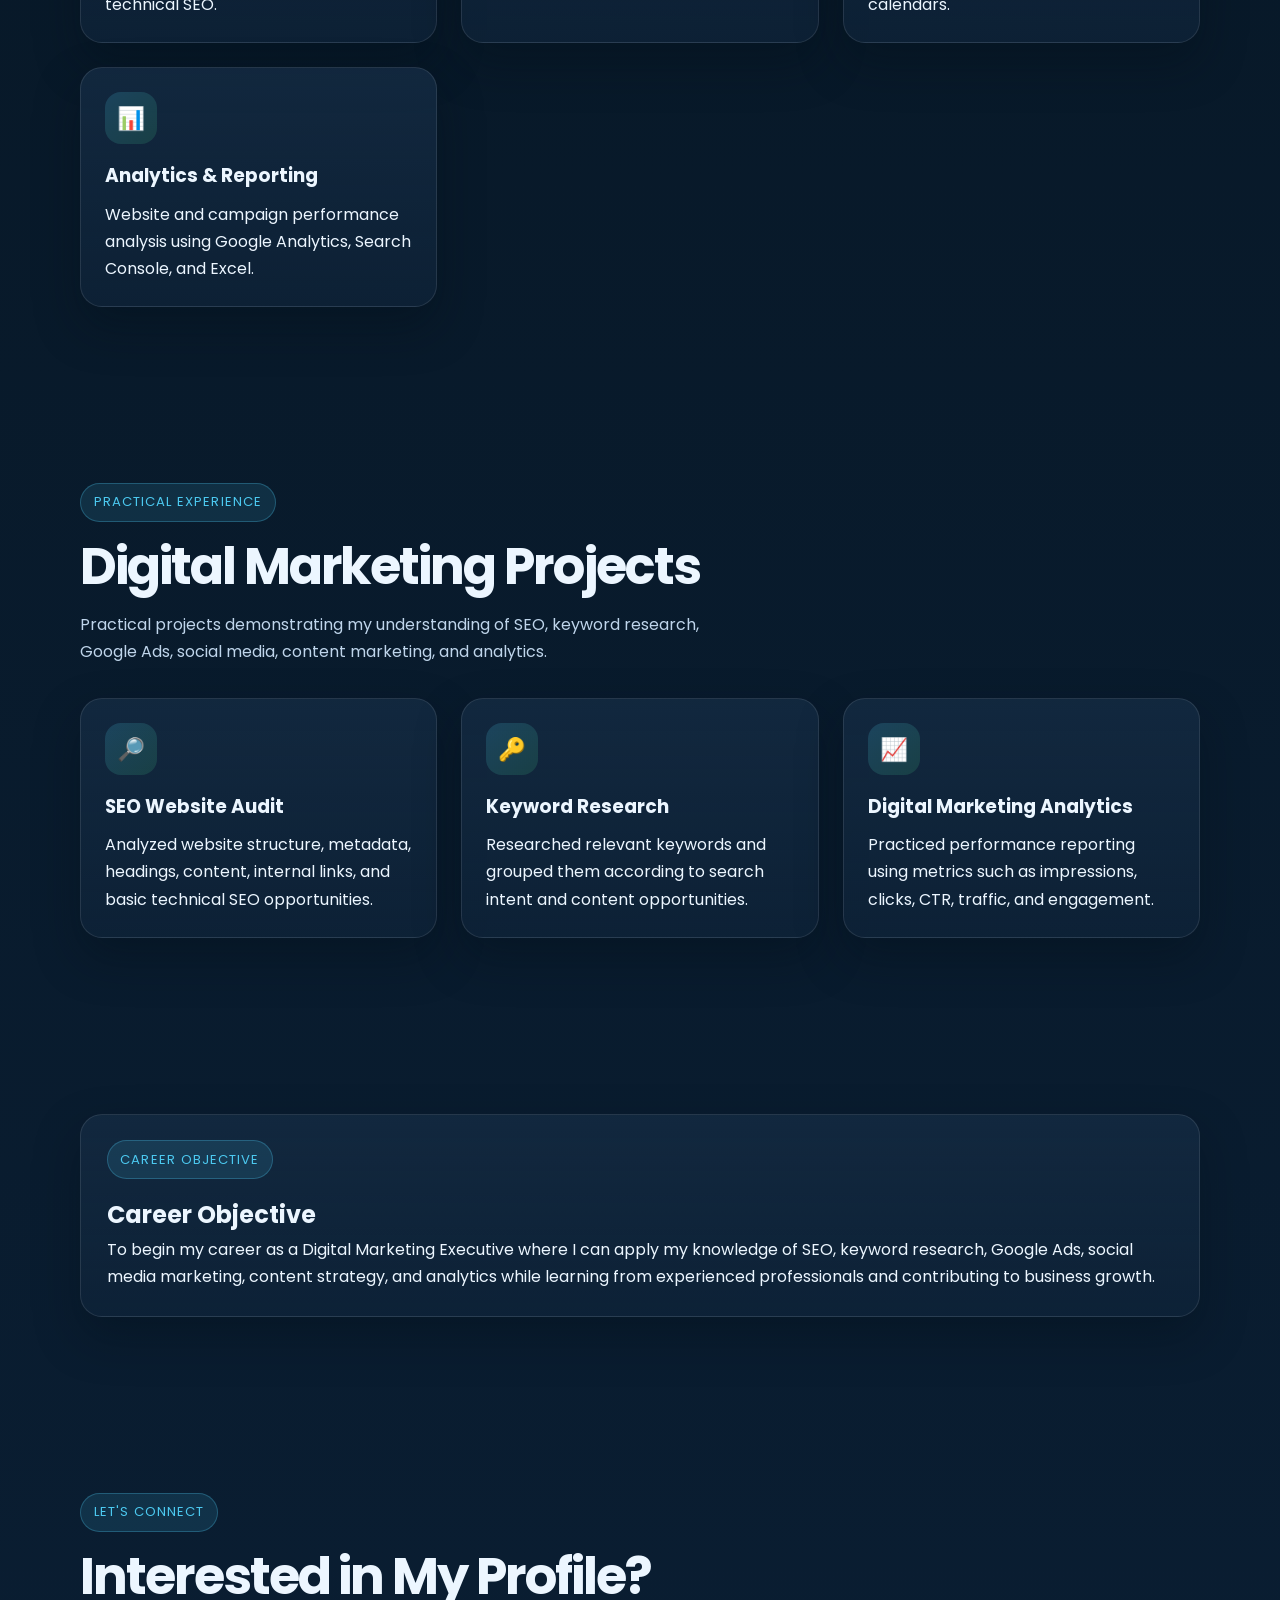
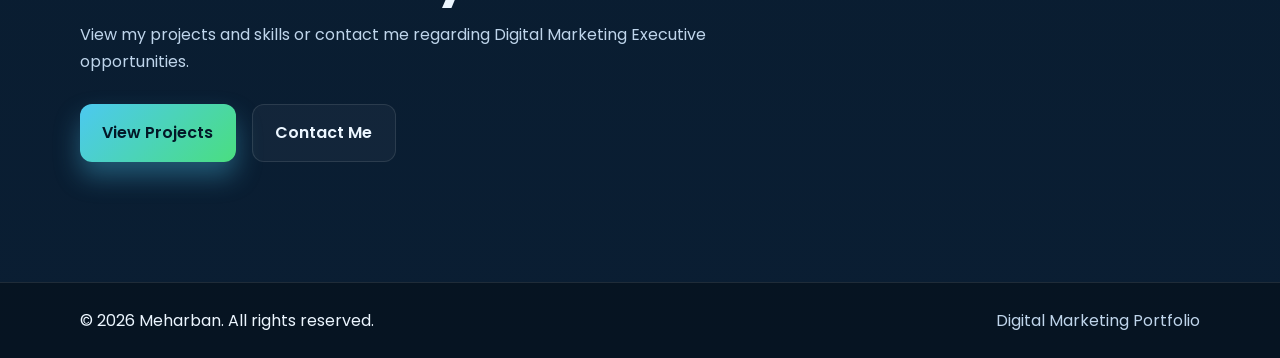
<file: resume.html>
<!DOCTYPE html>
<html lang="en">
  <head>
    <meta charset="UTF-8" />
    <meta name="viewport" content="width=device-width, initial-scale=1.0" />

    <!-- SEO Title -->
    <title>
      Digital Marketing Resume | Meharban | SEO Executive Fresher
    </title>

    <!-- SEO Description -->
    <meta
      name="description"
      content="View Meharban's Digital Marketing Executive resume featuring SEO, keyword research, Google Ads, social media marketing, content strategy, analytics, BCA and MCA education."
    />

    <!-- Search Engine Instructions -->
    <meta name="robots" content="index, follow" />

    <!-- Canonical URL -->
    <link
      rel="canonical"
      href="https://portfolio-ivory-zeta-86.vercel.app/resume.html"
    />

    <!-- Google Fonts -->
    <link rel="preconnect" href="https://fonts.googleapis.com" />
    <link rel="preconnect" href="https://fonts.gstatic.com" crossorigin />
    <link
      href="https://fonts.googleapis.com/css2?family=Poppins:wght@400;500;600;700;800&display=swap"
      rel="stylesheet"
    />

    <!-- CSS -->
    <link rel="stylesheet" href="styles.css" />
  </head>

  <body>

    <!-- Header -->
    <header class="site-header">

      <div class="container nav-wrap">

        <a
          href="index.html"
          class="brand"
          aria-label="Meharban Digital Marketing Portfolio Home"
        >
          <span class="brand-mark">M</span>
          <span>Meharban</span>
        </a>


        <button
          class="menu-toggle"
          aria-label="Open navigation"
          aria-expanded="false"
        >
          ☰
        </button>


        <nav
          class="main-nav"
          aria-label="Main navigation"
        >

          <a href="index.html">
            Home
          </a>

          <a href="about.html">
            About
          </a>

          <a href="skills.html">
            Skills
          </a>

          <a href="projects.html">
            Projects
          </a>

          <a href="services.html">
            Services
          </a>

          <a href="resume.html" class="active">
            Resume
          </a>

          <a href="contact.html">
            Contact
          </a>

        </nav>


        <a
          href="contact.html"
          class="btn btn-primary nav-cta"
        >
          Contact Me
        </a>

      </div>

    </header>


    <main>

      <!-- Resume Hero -->
      <section class="section page-hero">

        <div class="container">

          <div class="section-heading">

            <span class="kicker">
              Digital Marketing Resume
            </span>

            <h1>
              Digital Marketing Executive Resume
            </h1>

            <p>
              Professional profile of Meharban, a Digital Marketing
              fresher with practical knowledge of SEO, keyword research,
              Google Ads, social media marketing, content strategy,
              analytics, and website optimization.
            </p>

          </div>


          <div class="resume-grid">

            <!-- Education -->
            <div class="resume-box">

              <span class="kicker">
                Education
              </span>

              <h2>
                Academic Qualification
              </h2>


              <div class="timeline">

                <!-- MCA -->
                <div class="timeline-card">

                  <h3>
                    MCA – Master of Computer Applications
                  </h3>

                  <small>
                    2025
                  </small>

                  <p>
                    Uttaranchal University, Dehradun
                  </p>

                </div>


                <!-- BCA -->
                <div class="timeline-card">

                  <h3>
                    BCA – Bachelor of Computer Applications
                  </h3>

                  <small>
                    2023
                  </small>

                  <p>
                    RamDoot College of Education, Saharanpur
                  </p>

                </div>

              </div>

            </div>


            <!-- Professional Profile -->
            <div class="resume-box">

              <span class="kicker">
                Professional Profile
              </span>

              <h2>
                Digital Marketing Fresher
              </h2>

              <p>
                Motivated Digital Marketing fresher with practical
                knowledge of search engine optimization, keyword
                research, content marketing, social media marketing,
                Google Ads fundamentals, website SEO audits, and
                digital marketing analytics.
              </p>

              <p>
                Interested in helping businesses improve online
                visibility, organic search performance, audience
                engagement, and digital campaign effectiveness.
              </p>


              <ul>

                <li>
                  SEO and keyword research
                </li>

                <li>
                  On-page and basic technical SEO
                </li>

                <li>
                  Google Ads campaign planning fundamentals
                </li>

                <li>
                  Google Analytics and Google Search Console
                </li>

                <li>
                  Social media marketing and content planning
                </li>

                <li>
                  Digital marketing reporting using Excel
                </li>

                <li>
                  Canva for social media creatives
                </li>

              </ul>


              <!-- Buttons -->
              <div
                class="hero-actions"
                style="margin-top: 1.5rem;"
              >

                <!-- IMPORTANT: Change resume.pdf to your actual PDF filename -->
                <a
                  href="resume.pdf"
                  class="btn btn-primary"
                  download
                >
                  Download Resume
                </a>


                <!-- Replace with your real LinkedIn URL -->
                <a
                  href="https://www.linkedin.com/"
                  target="_blank"
                  rel="noopener noreferrer"
                  class="btn btn-secondary"
                >
                  LinkedIn
                </a>

              </div>

            </div>

          </div>

        </div>

      </section>


      <!-- Skills Section -->
      <section class="section">

        <div class="container">

          <div class="section-heading">

            <span class="kicker">
              Professional Skills
            </span>

            <h2>
              Digital Marketing Skills
            </h2>

            <p>
              Core skills relevant to a Digital Marketing Executive
              fresher role.
            </p>

          </div>


          <div class="card-grid">

            <div class="skill-card">

              <div class="skill-icon">
                🔍
              </div>

              <h3>
                Search Engine Optimization
              </h3>

              <p>
                Keyword research, on-page SEO, metadata optimization,
                internal linking, competitor analysis, and basic
                technical SEO.
              </p>

            </div>


            <div class="skill-card">

              <div class="skill-icon">
                📢
              </div>

              <h3>
                Google Ads
              </h3>

              <p>
                Search campaign structure, keyword grouping,
                ad copy planning, targeting fundamentals,
                and campaign metrics.
              </p>

            </div>


            <div class="skill-card">

              <div class="skill-icon">
                📱
              </div>

              <h3>
                Social Media Marketing
              </h3>

              <p>
                Social media content planning, audience research,
                engagement ideas, hashtag research, and
                content calendars.
              </p>

            </div>


            <div class="skill-card">

              <div class="skill-icon">
                📊
              </div>

              <h3>
                Analytics & Reporting
              </h3>

              <p>
                Website and campaign performance analysis using
                Google Analytics, Search Console, and Excel.
              </p>

            </div>

          </div>

        </div>

      </section>


      <!-- Projects -->
      <section class="section">

        <div class="container">

          <div class="section-heading">

            <span class="kicker">
              Practical Experience
            </span>

            <h2>
              Digital Marketing Projects
            </h2>

            <p>
              Practical projects demonstrating my understanding of
              SEO, keyword research, Google Ads, social media,
              content marketing, and analytics.
            </p>

          </div>


          <div class="card-grid">

            <div class="skill-card">

              <div class="skill-icon">
                🔎
              </div>

              <h3>
                SEO Website Audit
              </h3>

              <p>
                Analyzed website structure, metadata, headings,
                content, internal links, and basic technical SEO
                opportunities.
              </p>

            </div>


            <div class="skill-card">

              <div class="skill-icon">
                🔑
              </div>

              <h3>
                Keyword Research
              </h3>

              <p>
                Researched relevant keywords and grouped them
                according to search intent and content opportunities.
              </p>

            </div>


            <div class="skill-card">

              <div class="skill-icon">
                📈
              </div>

              <h3>
                Digital Marketing Analytics
              </h3>

              <p>
                Practiced performance reporting using metrics such
                as impressions, clicks, CTR, traffic, and engagement.
              </p>

            </div>

          </div>

        </div>

      </section>


      <!-- Career Objective -->
      <section class="section">

        <div class="container">

          <div class="info-card">

            <span class="kicker">
              Career Objective
            </span>

            <h2>
              Career Objective
            </h2>

            <p>
              To begin my career as a Digital Marketing Executive
              where I can apply my knowledge of SEO, keyword research,
              Google Ads, social media marketing, content strategy,
              and analytics while learning from experienced
              professionals and contributing to business growth.
            </p>

          </div>

        </div>

      </section>


      <!-- CTA -->
      <section class="section">

        <div class="container">

          <div class="section-heading">

            <span class="kicker">
              Let's Connect
            </span>

            <h2>
              Interested in My Profile?
            </h2>

            <p>
              View my projects and skills or contact me regarding
              Digital Marketing Executive opportunities.
            </p>


            <div class="hero-actions">

              <a
                href="projects.html"
                class="btn btn-primary"
              >
                View Projects
              </a>

              <a
                href="contact.html"
                class="btn btn-secondary"
              >
                Contact Me
              </a>

            </div>

          </div>

        </div>

      </section>

    </main>


    <!-- Footer -->
    <footer class="site-footer">

      <div class="container footer-grid">

        <p>
          © <span id="year"></span>
          Meharban. All rights reserved.
        </p>

        <p class="muted">
          Digital Marketing Portfolio
        </p>

      </div>

    </footer>


    <!-- JavaScript -->
    <script src="script.js"></script>

  </body>
</html>
</file>
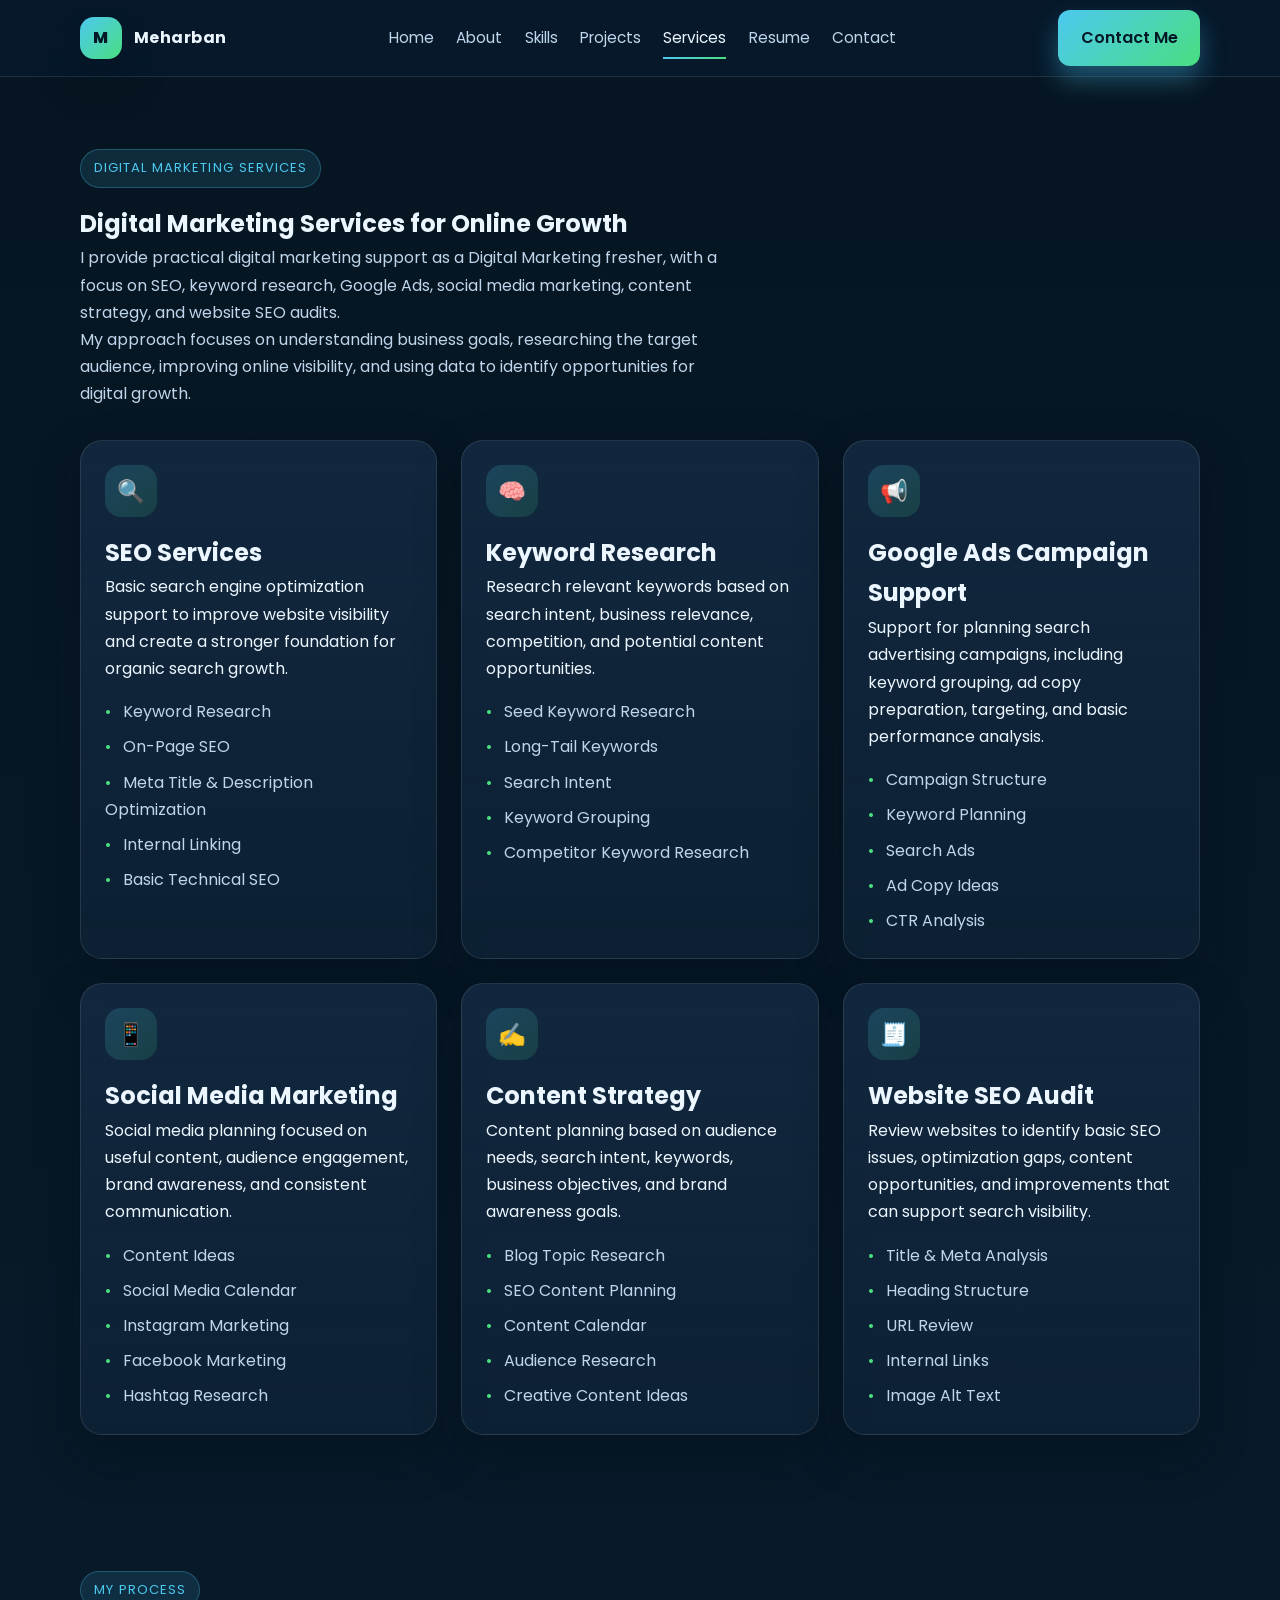
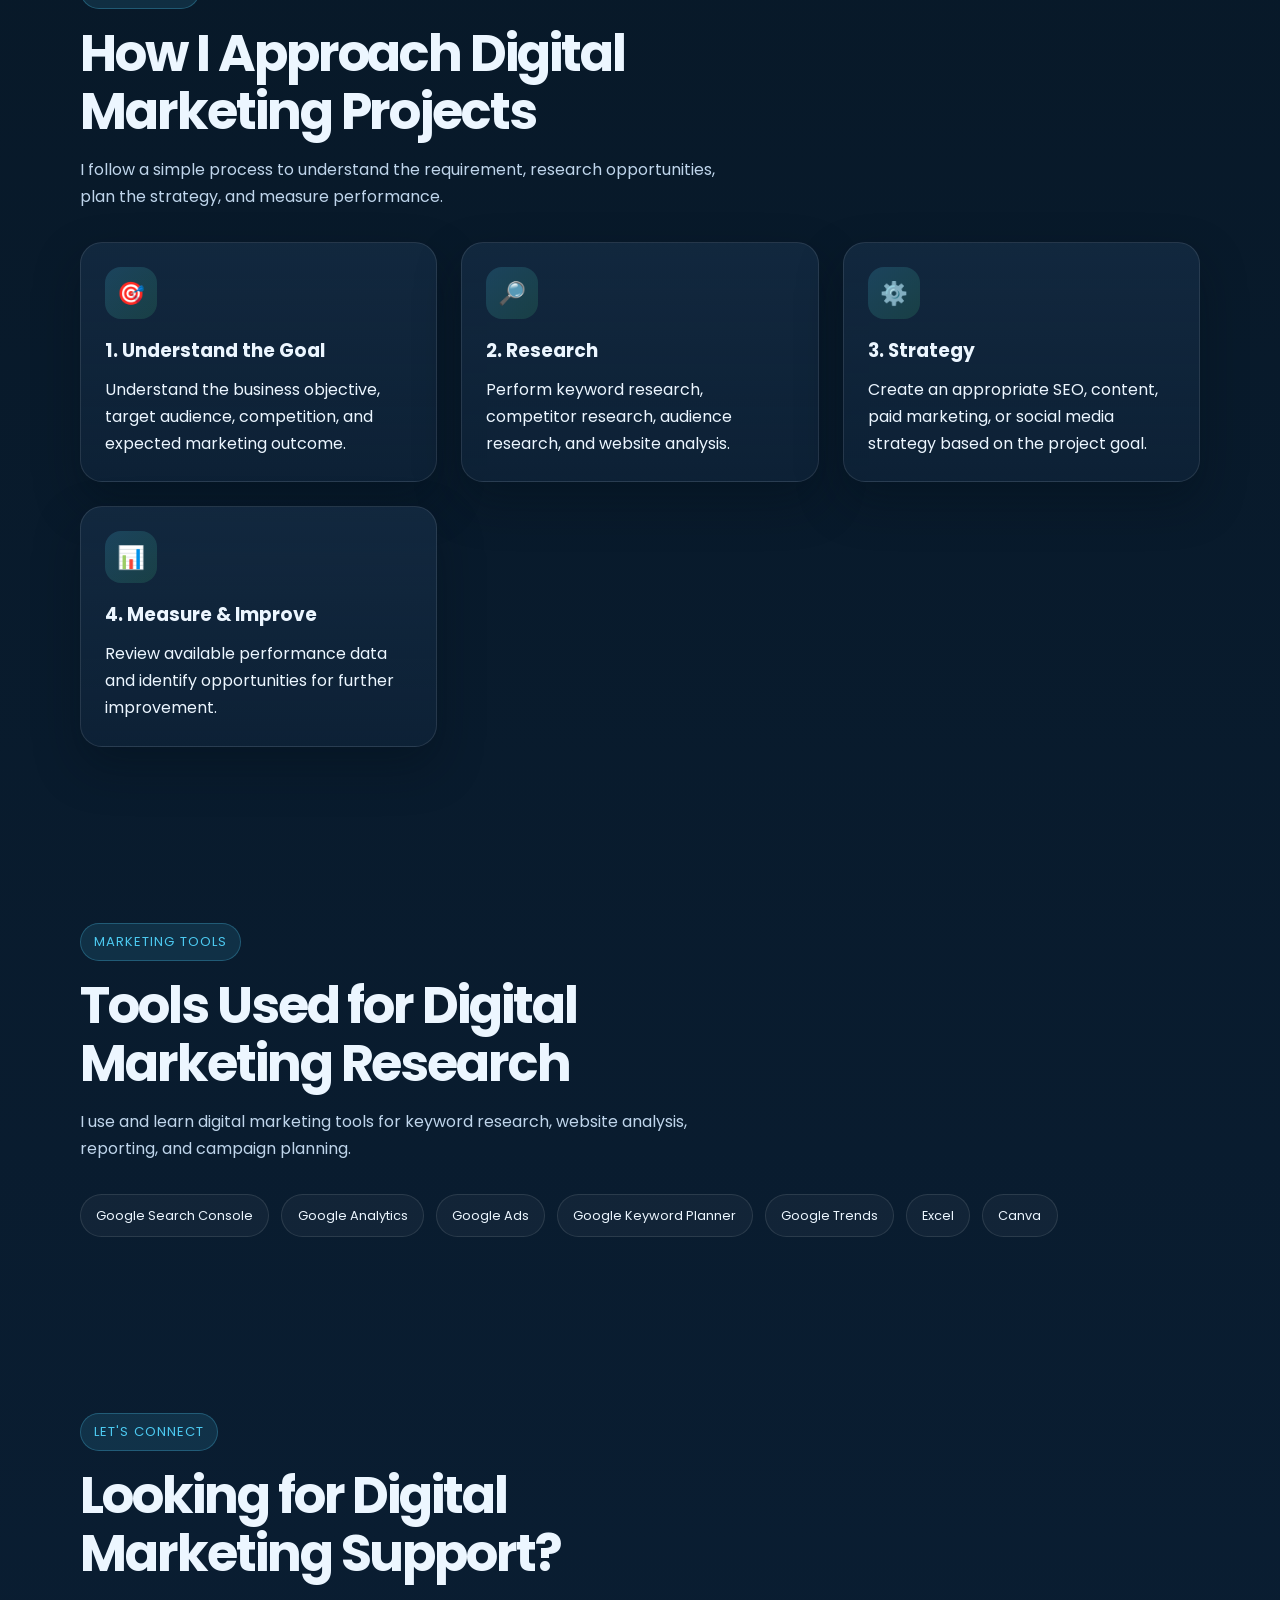
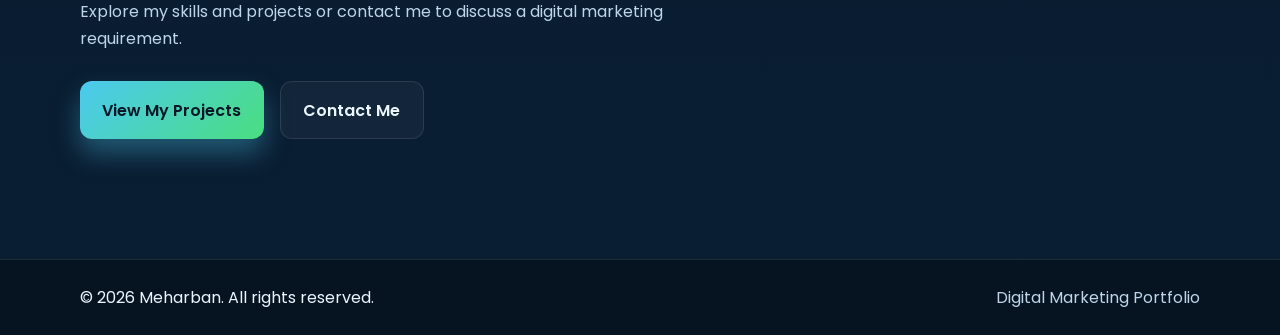
<file: services.html>
<!DOCTYPE html>
<html lang="en">
  <head>
    <meta charset="UTF-8" />
    <meta name="viewport" content="width=device-width, initial-scale=1.0" />

    <!-- SEO Title -->
    <title>
      Digital Marketing Services | SEO, Google Ads & Social Media
    </title>

    <!-- SEO Description -->
    <meta
      name="description"
      content="Explore Meharban's digital marketing services including SEO, keyword research, Google Ads, social media marketing, content strategy, and website SEO audits."
    />

    <!-- Search Engine Instructions -->
    <meta name="robots" content="index, follow" />

    <!-- Canonical URL -->
    <link
      rel="canonical"
      href="https://portfolio-ivory-zeta-86.vercel.app/services.html"
    />

    <!-- Google Fonts -->
    <link rel="preconnect" href="https://fonts.googleapis.com" />
    <link rel="preconnect" href="https://fonts.gstatic.com" crossorigin />
    <link
      href="https://fonts.googleapis.com/css2?family=Poppins:wght@400;500;600;700;800&display=swap"
      rel="stylesheet"
    />

    <!-- CSS -->
    <link rel="stylesheet" href="styles.css" />
  </head>

  <body>

    <!-- Header -->
    <header class="site-header">
      <div class="container nav-wrap">

        <a
          href="index.html"
          class="brand"
          aria-label="Meharban Digital Marketing Portfolio Home"
        >
          <span class="brand-mark">M</span>
          <span>Meharban</span>
        </a>

        <button
          class="menu-toggle"
          aria-label="Open navigation"
          aria-expanded="false"
        >
          ☰
        </button>

        <nav class="main-nav" aria-label="Main navigation">

          <a href="index.html">
            Home
          </a>

          <a href="about.html">
            About
          </a>

          <a href="skills.html">
            Skills
          </a>

          <a href="projects.html">
            Projects
          </a>

          <a href="services.html" class="active">
            Services
          </a>

          <a href="resume.html">
            Resume
          </a>

          <a href="contact.html">
            Contact
          </a>

        </nav>

        <a
          href="contact.html"
          class="btn btn-primary nav-cta"
        >
          Contact Me
        </a>

      </div>
    </header>


    <main>

      <!-- Services Hero -->
      <section class="section page-hero">

        <div class="container">

          <div class="section-heading">

            <span class="kicker">
              Digital Marketing Services
            </span>

            <!-- Main SEO Heading -->
            <h1>
              Digital Marketing Services for Online Growth
            </h1>

            <p>
              I provide practical digital marketing support as a
              Digital Marketing fresher, with a focus on SEO,
              keyword research, Google Ads, social media marketing,
              content strategy, and website SEO audits.
            </p>

            <p>
              My approach focuses on understanding business goals,
              researching the target audience, improving online
              visibility, and using data to identify opportunities
              for digital growth.
            </p>

          </div>


          <!-- Services Grid -->
          <div class="service-grid">

            <!-- SEO -->
            <div class="service-card">

              <div class="service-icon">
                🔍
              </div>

              <h2>
                SEO Services
              </h2>

              <p>
                Basic search engine optimization support to improve
                website visibility and create a stronger foundation
                for organic search growth.
              </p>

              <ul class="card-list">

                <li>
                  Keyword Research
                </li>

                <li>
                  On-Page SEO
                </li>

                <li>
                  Meta Title & Description Optimization
                </li>

                <li>
                  Internal Linking
                </li>

                <li>
                  Basic Technical SEO
                </li>

              </ul>

            </div>


            <!-- Keyword Research -->
            <div class="service-card">

              <div class="service-icon">
                🧠
              </div>

              <h2>
                Keyword Research
              </h2>

              <p>
                Research relevant keywords based on search intent,
                business relevance, competition, and potential
                content opportunities.
              </p>

              <ul class="card-list">

                <li>
                  Seed Keyword Research
                </li>

                <li>
                  Long-Tail Keywords
                </li>

                <li>
                  Search Intent
                </li>

                <li>
                  Keyword Grouping
                </li>

                <li>
                  Competitor Keyword Research
                </li>

              </ul>

            </div>


            <!-- Google Ads -->
            <div class="service-card">

              <div class="service-icon">
                📢
              </div>

              <h2>
                Google Ads Campaign Support
              </h2>

              <p>
                Support for planning search advertising campaigns,
                including keyword grouping, ad copy preparation,
                targeting, and basic performance analysis.
              </p>

              <ul class="card-list">

                <li>
                  Campaign Structure
                </li>

                <li>
                  Keyword Planning
                </li>

                <li>
                  Search Ads
                </li>

                <li>
                  Ad Copy Ideas
                </li>

                <li>
                  CTR Analysis
                </li>

              </ul>

            </div>


            <!-- Social Media -->
            <div class="service-card">

              <div class="service-icon">
                📱
              </div>

              <h2>
                Social Media Marketing
              </h2>

              <p>
                Social media planning focused on useful content,
                audience engagement, brand awareness, and consistent
                communication.
              </p>

              <ul class="card-list">

                <li>
                  Content Ideas
                </li>

                <li>
                  Social Media Calendar
                </li>

                <li>
                  Instagram Marketing
                </li>

                <li>
                  Facebook Marketing
                </li>

                <li>
                  Hashtag Research
                </li>

              </ul>

            </div>


            <!-- Content Strategy -->
            <div class="service-card">

              <div class="service-icon">
                ✍️
              </div>

              <h2>
                Content Strategy
              </h2>

              <p>
                Content planning based on audience needs, search
                intent, keywords, business objectives, and
                brand awareness goals.
              </p>

              <ul class="card-list">

                <li>
                  Blog Topic Research
                </li>

                <li>
                  SEO Content Planning
                </li>

                <li>
                  Content Calendar
                </li>

                <li>
                  Audience Research
                </li>

                <li>
                  Creative Content Ideas
                </li>

              </ul>

            </div>


            <!-- Website SEO Audit -->
            <div class="service-card">

              <div class="service-icon">
                🧾
              </div>

              <h2>
                Website SEO Audit
              </h2>

              <p>
                Review websites to identify basic SEO issues,
                optimization gaps, content opportunities, and
                improvements that can support search visibility.
              </p>

              <ul class="card-list">

                <li>
                  Title & Meta Analysis
                </li>

                <li>
                  Heading Structure
                </li>

                <li>
                  URL Review
                </li>

                <li>
                  Internal Links
                </li>

                <li>
                  Image Alt Text
                </li>

              </ul>

            </div>

          </div>

        </div>

      </section>


      <!-- How I Work -->
      <section class="section">

        <div class="container">

          <div class="section-heading">

            <span class="kicker">
              My Process
            </span>

            <h2>
              How I Approach Digital Marketing Projects
            </h2>

            <p>
              I follow a simple process to understand the requirement,
              research opportunities, plan the strategy, and measure
              performance.
            </p>

          </div>


          <div class="card-grid">

            <div class="skill-card">

              <div class="skill-icon">
                🎯
              </div>

              <h3>
                1. Understand the Goal
              </h3>

              <p>
                Understand the business objective, target audience,
                competition, and expected marketing outcome.
              </p>

            </div>


            <div class="skill-card">

              <div class="skill-icon">
                🔎
              </div>

              <h3>
                2. Research
              </h3>

              <p>
                Perform keyword research, competitor research,
                audience research, and website analysis.
              </p>

            </div>


            <div class="skill-card">

              <div class="skill-icon">
                ⚙️
              </div>

              <h3>
                3. Strategy
              </h3>

              <p>
                Create an appropriate SEO, content, paid marketing,
                or social media strategy based on the project goal.
              </p>

            </div>


            <div class="skill-card">

              <div class="skill-icon">
                📊
              </div>

              <h3>
                4. Measure & Improve
              </h3>

              <p>
                Review available performance data and identify
                opportunities for further improvement.
              </p>

            </div>

          </div>

        </div>

      </section>


      <!-- Tools -->
      <section class="section">

        <div class="container">

          <div class="section-heading">

            <span class="kicker">
              Marketing Tools
            </span>

            <h2>
              Tools Used for Digital Marketing Research
            </h2>

            <p>
              I use and learn digital marketing tools for keyword
              research, website analysis, reporting, and campaign
              planning.
            </p>

          </div>


          <div class="badge-row">

            <span class="badge">
              Google Search Console
            </span>

            <span class="badge">
              Google Analytics
            </span>

            <span class="badge">
              Google Ads
            </span>

            <span class="badge">
              Google Keyword Planner
            </span>

            <span class="badge">
              Google Trends
            </span>

            <span class="badge">
              Excel
            </span>

            <span class="badge">
              Canva
            </span>

          </div>

        </div>

      </section>


      <!-- CTA -->
      <section class="section">

        <div class="container">

          <div class="section-heading">

            <span class="kicker">
              Let's Connect
            </span>

            <h2>
              Looking for Digital Marketing Support?
            </h2>

            <p>
              Explore my skills and projects or contact me to discuss
              a digital marketing requirement.
            </p>

            <div class="hero-actions">

              <a
                href="projects.html"
                class="btn btn-primary"
              >
                View My Projects
              </a>

              <a
                href="contact.html"
                class="btn btn-secondary"
              >
                Contact Me
              </a>

            </div>

          </div>

        </div>

      </section>

    </main>


    <!-- Footer -->
    <footer class="site-footer">

      <div class="container footer-grid">

        <p>
          © <span id="year"></span>
          Meharban. All rights reserved.
        </p>

        <p class="muted">
          Digital Marketing Portfolio
        </p>

      </div>

    </footer>


    <!-- JavaScript -->
    <script src="script.js"></script>

  </body>
</html>
</file>
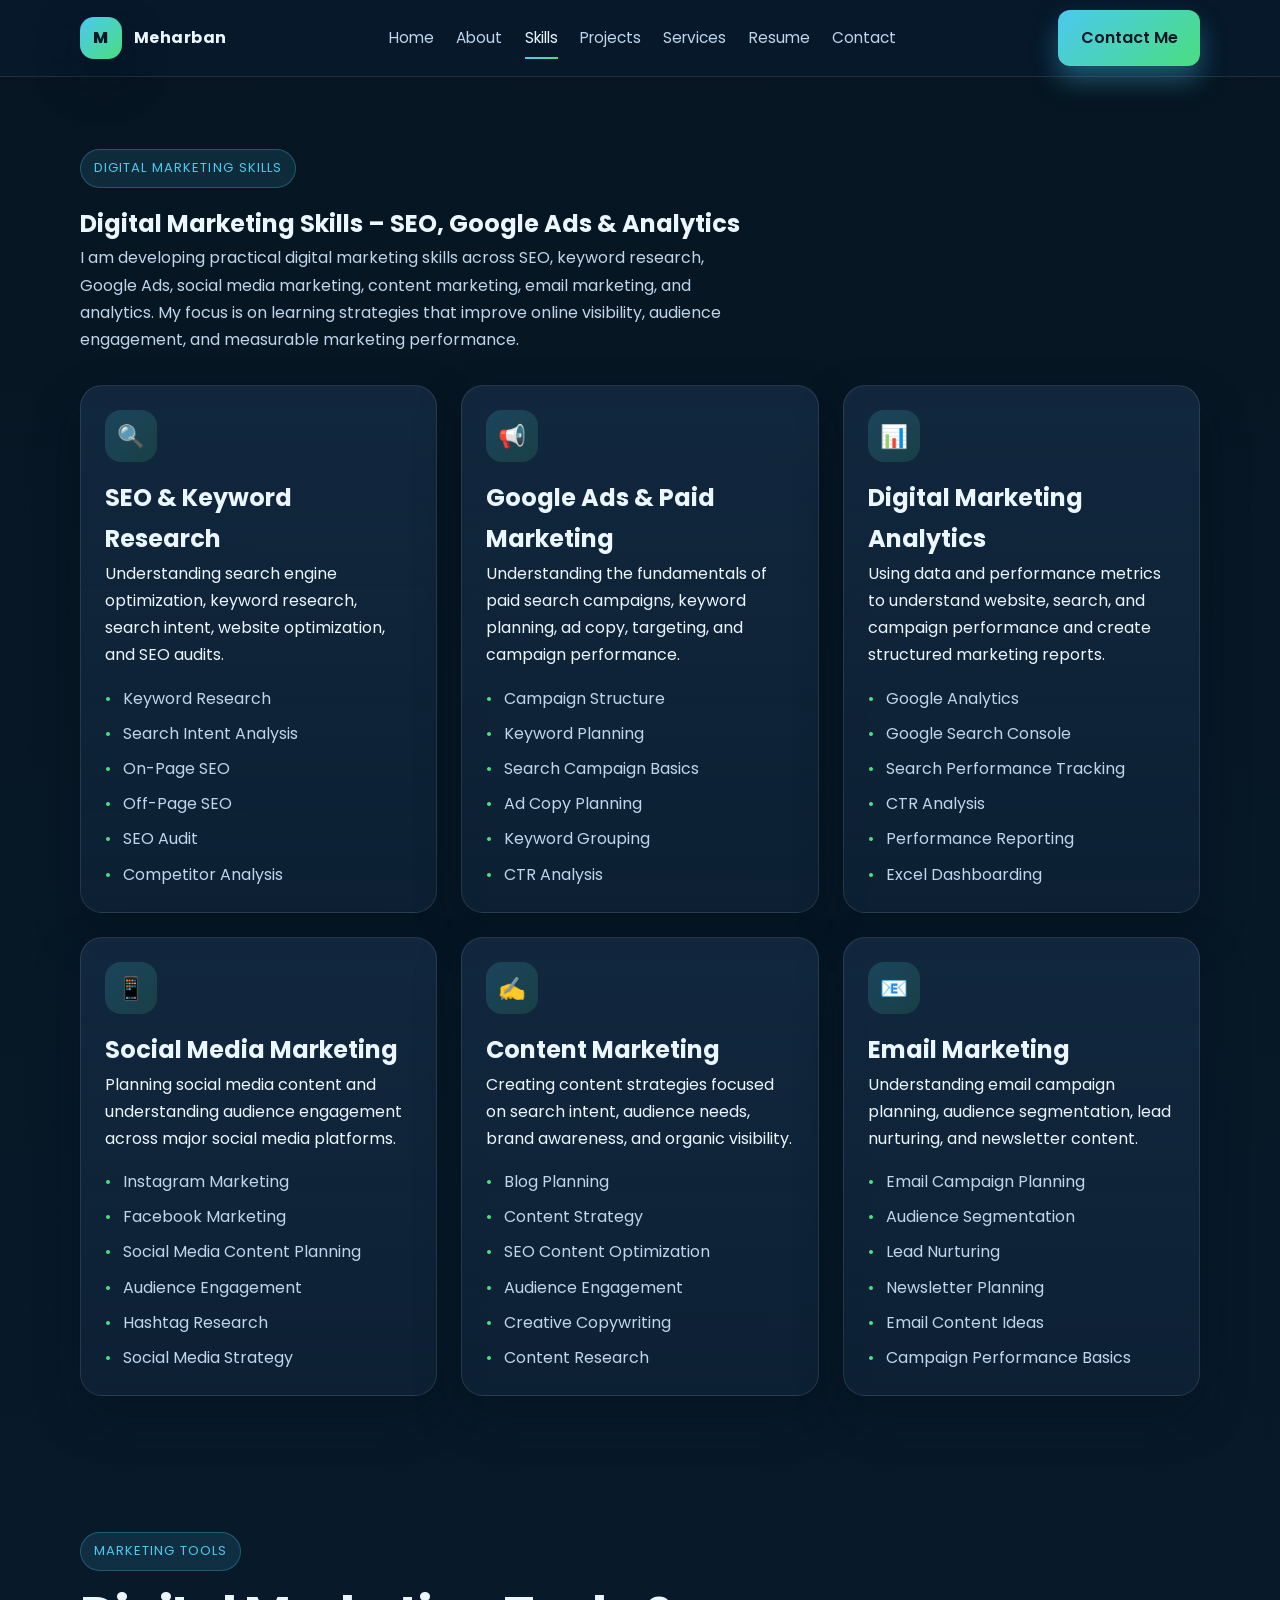
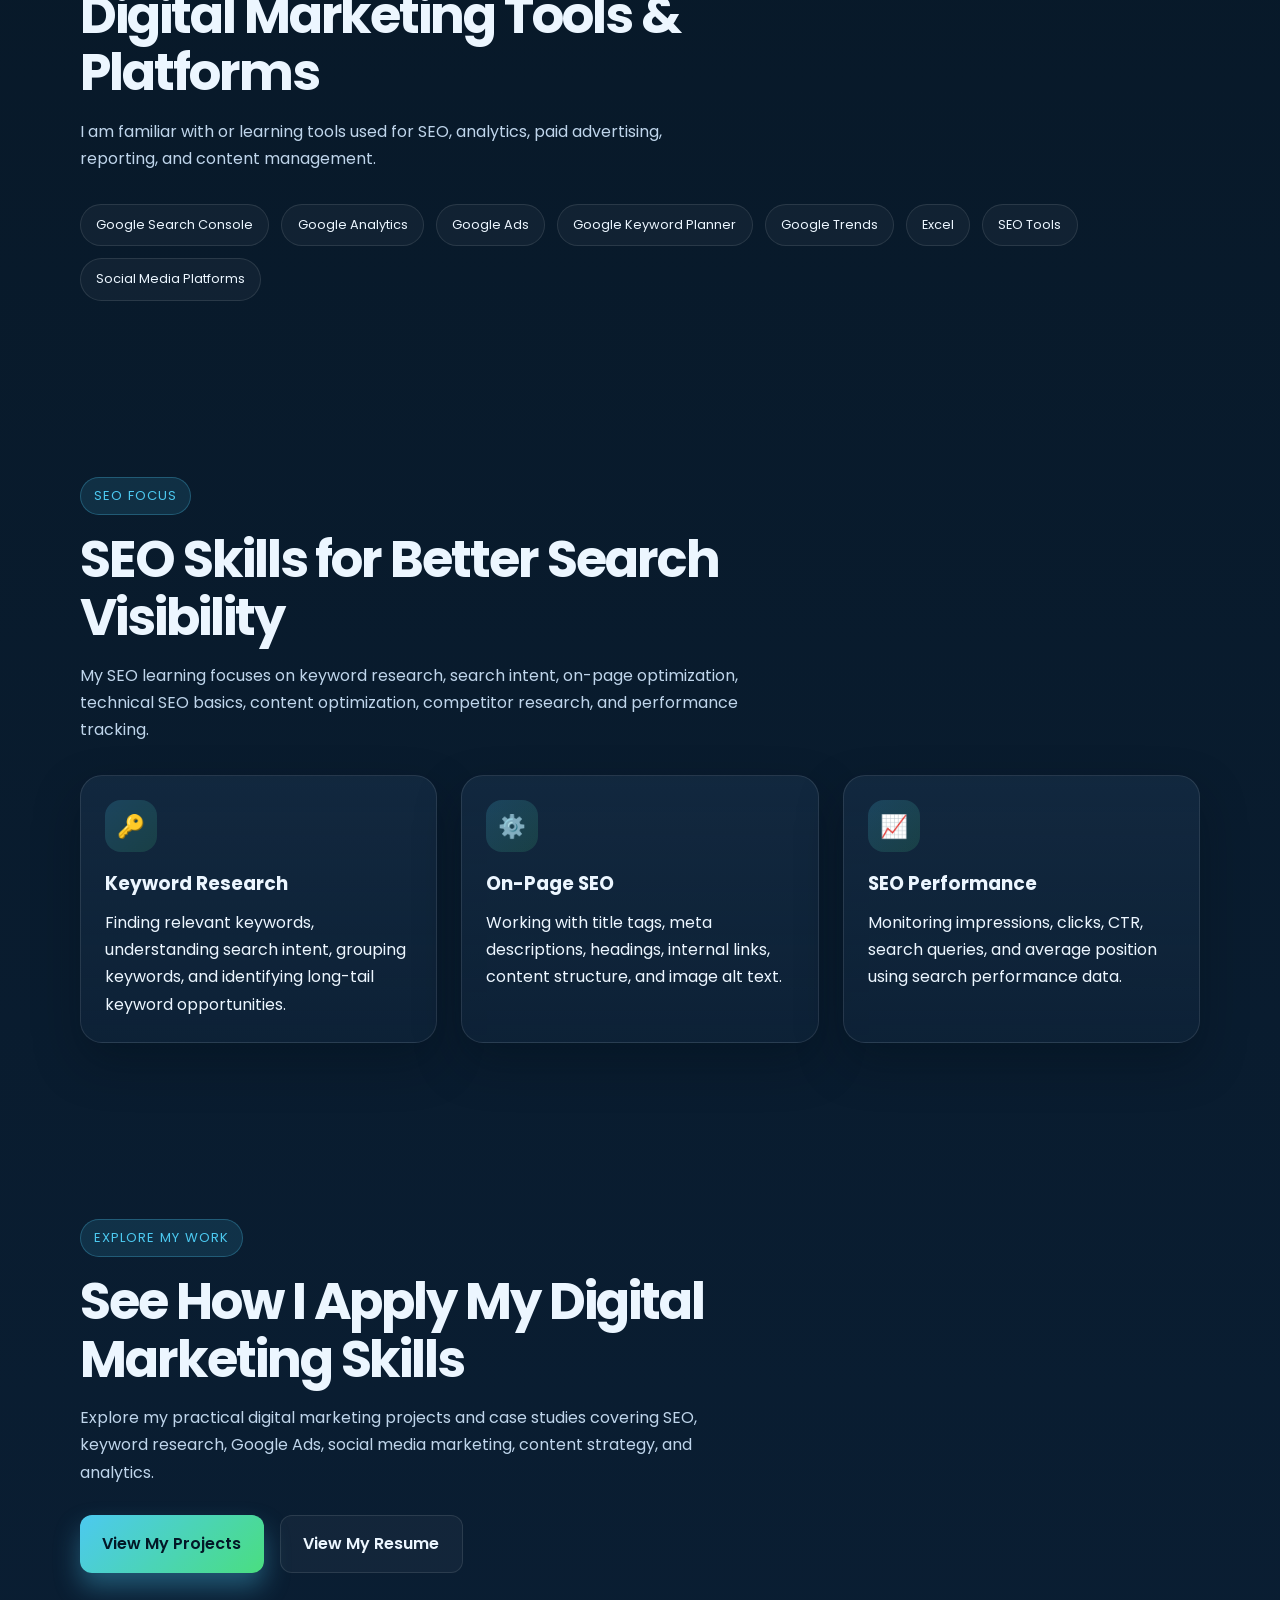
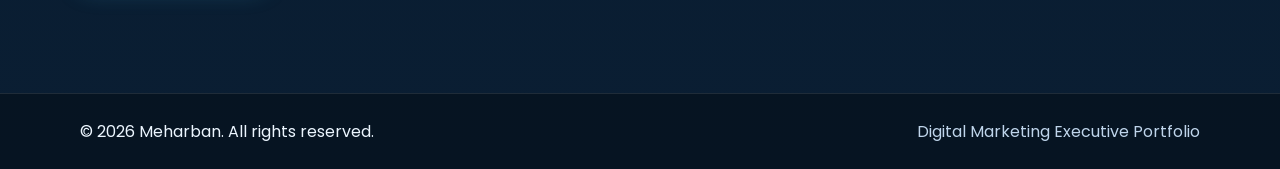
<file: skills.html>
<!DOCTYPE html>
<html lang="en">
  <head>
    <meta charset="UTF-8" />
    <meta name="viewport" content="width=device-width, initial-scale=1.0" />

    <!-- SEO Title -->
    <title>Digital Marketing Skills | SEO, Google Ads & Analytics</title>

    <!-- SEO Description -->
    <meta
      name="description"
      content="Explore Meharban's digital marketing skills including SEO, keyword research, on-page SEO, Google Ads, social media marketing, content strategy, email marketing, and analytics."
    />

    <!-- Search Engine Instructions -->
    <meta name="robots" content="index, follow" />

    <!-- Canonical URL -->
    <link
      rel="canonical"
      href="https://portfolio-ivory-zeta-86.vercel.app/skills.html"
    />

    <!-- Google Fonts -->
    <link rel="preconnect" href="https://fonts.googleapis.com" />
    <link rel="preconnect" href="https://fonts.gstatic.com" crossorigin />
    <link
      href="https://fonts.googleapis.com/css2?family=Poppins:wght@400;500;600;700;800&display=swap"
      rel="stylesheet"
    />

    <!-- CSS -->
    <link rel="stylesheet" href="styles.css" />
  </head>

  <body>

    <!-- Header -->
    <header class="site-header">
      <div class="container nav-wrap">

        <a
          href="index.html"
          class="brand"
          aria-label="Meharban Digital Marketing Portfolio Home"
        >
          <span class="brand-mark">M</span>
          <span>Meharban</span>
        </a>

        <button
          class="menu-toggle"
          aria-label="Open navigation"
          aria-expanded="false"
        >
          ☰
        </button>

        <nav class="main-nav" aria-label="Main navigation">
          <a href="index.html">Home</a>

          <a href="about.html">About</a>

          <a href="skills.html" class="active">
            Skills
          </a>

          <a href="projects.html">
            Projects
          </a>

          <a href="services.html">
            Services
          </a>

          <a href="resume.html">
            Resume
          </a>

          <a href="contact.html">
            Contact
          </a>
        </nav>

        <a
          href="contact.html"
          class="btn btn-primary nav-cta"
        >
          Contact Me
        </a>

      </div>
    </header>

    <main>

      <!-- Skills Hero Section -->
      <section class="section page-hero">

        <div class="container">

          <div class="section-heading">

            <span class="kicker">
              Digital Marketing Skills
            </span>

            <!-- Main SEO Heading -->
            <h1>
              Digital Marketing Skills – SEO, Google Ads & Analytics
            </h1>

            <p>
              I am developing practical digital marketing skills across
              SEO, keyword research, Google Ads, social media marketing,
              content marketing, email marketing, and analytics. My focus
              is on learning strategies that improve online visibility,
              audience engagement, and measurable marketing performance.
            </p>

          </div>

          <!-- Skills Grid -->
          <div class="skill-grid">

            <!-- SEO -->
            <div class="skill-card">

              <div class="skill-icon">
                🔍
              </div>

              <h2>
                SEO & Keyword Research
              </h2>

              <p>
                Understanding search engine optimization, keyword research,
                search intent, website optimization, and SEO audits.
              </p>

              <ul class="card-list">

                <li>
                  Keyword Research
                </li>

                <li>
                  Search Intent Analysis
                </li>

                <li>
                  On-Page SEO
                </li>

                <li>
                  Off-Page SEO
                </li>

                <li>
                  SEO Audit
                </li>

                <li>
                  Competitor Analysis
                </li>

              </ul>

            </div>

            <!-- Google Ads -->
            <div class="skill-card">

              <div class="skill-icon">
                📢
              </div>

              <h2>
                Google Ads & Paid Marketing
              </h2>

              <p>
                Understanding the fundamentals of paid search campaigns,
                keyword planning, ad copy, targeting, and campaign
                performance.
              </p>

              <ul class="card-list">

                <li>
                  Campaign Structure
                </li>

                <li>
                  Keyword Planning
                </li>

                <li>
                  Search Campaign Basics
                </li>

                <li>
                  Ad Copy Planning
                </li>

                <li>
                  Keyword Grouping
                </li>

                <li>
                  CTR Analysis
                </li>

              </ul>

            </div>

            <!-- Analytics -->
            <div class="skill-card">

              <div class="skill-icon">
                📊
              </div>

              <h2>
                Digital Marketing Analytics
              </h2>

              <p>
                Using data and performance metrics to understand website,
                search, and campaign performance and create structured
                marketing reports.
              </p>

              <ul class="card-list">

                <li>
                  Google Analytics
                </li>

                <li>
                  Google Search Console
                </li>

                <li>
                  Search Performance Tracking
                </li>

                <li>
                  CTR Analysis
                </li>

                <li>
                  Performance Reporting
                </li>

                <li>
                  Excel Dashboarding
                </li>

              </ul>

            </div>

            <!-- Social Media -->
            <div class="skill-card">

              <div class="skill-icon">
                📱
              </div>

              <h2>
                Social Media Marketing
              </h2>

              <p>
                Planning social media content and understanding audience
                engagement across major social media platforms.
              </p>

              <ul class="card-list">

                <li>
                  Instagram Marketing
                </li>

                <li>
                  Facebook Marketing
                </li>

                <li>
                  Social Media Content Planning
                </li>

                <li>
                  Audience Engagement
                </li>

                <li>
                  Hashtag Research
                </li>

                <li>
                  Social Media Strategy
                </li>

              </ul>

            </div>

            <!-- Content Marketing -->
            <div class="skill-card">

              <div class="skill-icon">
                ✍️
              </div>

              <h2>
                Content Marketing
              </h2>

              <p>
                Creating content strategies focused on search intent,
                audience needs, brand awareness, and organic visibility.
              </p>

              <ul class="card-list">

                <li>
                  Blog Planning
                </li>

                <li>
                  Content Strategy
                </li>

                <li>
                  SEO Content Optimization
                </li>

                <li>
                  Audience Engagement
                </li>

                <li>
                  Creative Copywriting
                </li>

                <li>
                  Content Research
                </li>

              </ul>

            </div>

            <!-- Email Marketing -->
            <div class="skill-card">

              <div class="skill-icon">
                📧
              </div>

              <h2>
                Email Marketing
              </h2>

              <p>
                Understanding email campaign planning, audience
                segmentation, lead nurturing, and newsletter content.
              </p>

              <ul class="card-list">

                <li>
                  Email Campaign Planning
                </li>

                <li>
                  Audience Segmentation
                </li>

                <li>
                  Lead Nurturing
                </li>

                <li>
                  Newsletter Planning
                </li>

                <li>
                  Email Content Ideas
                </li>

                <li>
                  Campaign Performance Basics
                </li>

              </ul>

            </div>

          </div>

        </div>

      </section>

      <!-- Tools Section -->
      <section class="section">

        <div class="container">

          <div class="section-heading">

            <span class="kicker">
              Marketing Tools
            </span>

            <h2>
              Digital Marketing Tools & Platforms
            </h2>

            <p>
              I am familiar with or learning tools used for SEO,
              analytics, paid advertising, reporting, and content
              management.
            </p>

          </div>

          <div class="badge-row">

            <span class="badge">
              Google Search Console
            </span>

            <span class="badge">
              Google Analytics
            </span>

            <span class="badge">
              Google Ads
            </span>

            <span class="badge">
              Google Keyword Planner
            </span>

            <span class="badge">
              Google Trends
            </span>

            <span class="badge">
              Excel
            </span>

            <span class="badge">
              SEO Tools
            </span>

            <span class="badge">
              Social Media Platforms
            </span>

          </div>

        </div>

      </section>

      <!-- SEO Learning Section -->
      <section class="section">

        <div class="container">

          <div class="section-heading">

            <span class="kicker">
              SEO Focus
            </span>

            <h2>
              SEO Skills for Better Search Visibility
            </h2>

            <p>
              My SEO learning focuses on keyword research, search intent,
              on-page optimization, technical SEO basics, content
              optimization, competitor research, and performance tracking.
            </p>

          </div>

          <div class="card-grid">

            <div class="skill-card">

              <div class="skill-icon">
                🔑
              </div>

              <h3>
                Keyword Research
              </h3>

              <p>
                Finding relevant keywords, understanding search intent,
                grouping keywords, and identifying long-tail keyword
                opportunities.
              </p>

            </div>

            <div class="skill-card">

              <div class="skill-icon">
                ⚙️
              </div>

              <h3>
                On-Page SEO
              </h3>

              <p>
                Working with title tags, meta descriptions, headings,
                internal links, content structure, and image alt text.
              </p>

            </div>

            <div class="skill-card">

              <div class="skill-icon">
                📈
              </div>

              <h3>
                SEO Performance
              </h3>

              <p>
                Monitoring impressions, clicks, CTR, search queries,
                and average position using search performance data.
              </p>

            </div>

          </div>

        </div>

      </section>

      <!-- Internal Links / CTA -->
      <section class="section">

        <div class="container">

          <div class="section-heading">

            <span class="kicker">
              Explore My Work
            </span>

            <h2>
              See How I Apply My Digital Marketing Skills
            </h2>

            <p>
              Explore my practical digital marketing projects and
              case studies covering SEO, keyword research, Google Ads,
              social media marketing, content strategy, and analytics.
            </p>

            <div class="hero-actions">

              <a
                href="projects.html"
                class="btn btn-primary"
              >
                View My Projects
              </a>

              <a
                href="resume.html"
                class="btn btn-secondary"
              >
                View My Resume
              </a>

            </div>

          </div>

        </div>

      </section>

    </main>

    <!-- Footer -->
    <footer class="site-footer">

      <div class="container footer-grid">

        <p>
          © <span id="year"></span>
          Meharban. All rights reserved.
        </p>

        <p class="muted">
          Digital Marketing Executive Portfolio
        </p>

      </div>

    </footer>

    <!-- JavaScript -->
    <script src="script.js"></script>

  </body>
</html>
</file>
<file: styles.css>
:root {
  --bg: #071a2d;
  --bg-soft: #0d2340;
  --panel: #112d4c;
  --panel-alt: #14395c;
  --card: rgba(17, 45, 76, 0.8);
  --text: #ecf6ff;
  --muted: #bfd5eb;
  --accent: #4cc9f0;
  --accent-2: #4ade80;
  --border: rgba(255,255,255,0.1);
  --shadow: 0 20px 45px rgba(4, 13, 22, 0.35);
  --radius: 22px;
}

* {
  margin: 0;
  padding: 0;
  box-sizing: border-box;
}

html {
  scroll-behavior: smooth;
}

body {
  font-family: 'Poppins', sans-serif;
  background: linear-gradient(180deg, #061521 0%, #0a1e33 100%);
  color: var(--text);
  line-height: 1.7;
}

a {
  color: inherit;
  text-decoration: none;
}

img {
  max-width: 100%;
  display: block;
}

button,
input,
textarea,
select {
  font: inherit;
}

.container {
  width: min(1120px, calc(100% - 2rem));
  margin: 0 auto;
}

.site-header {
  position: sticky;
  top: 0;
  z-index: 1000;
  background: rgba(7, 26, 45, 0.8);
  backdrop-filter: blur(14px);
  border-bottom: 1px solid var(--border);
}

.nav-wrap {
  display: flex;
  align-items: center;
  justify-content: space-between;
  min-height: 76px;
  gap: 1rem;
}

.brand {
  display: inline-flex;
  align-items: center;
  gap: 0.75rem;
  font-weight: 700;
  letter-spacing: 0.03em;
}

.brand-mark {
  width: 42px;
  height: 42px;
  display: inline-grid;
  place-items: center;
  border-radius: 14px;
  background: linear-gradient(135deg, var(--accent), var(--accent-2));
  color: #041827;
  font-weight: 800;
  box-shadow: var(--shadow);
}

.main-nav {
  display: flex;
  align-items: center;
  gap: 1.4rem;
  font-size: 0.96rem;
  color: var(--muted);
}

.main-nav a {
  position: relative;
  transition: color 0.2s ease;
}

.main-nav a::after {
  content: "";
  position: absolute;
  left: 0;
  bottom: -8px;
  width: 100%;
  height: 2px;
  background: linear-gradient(90deg, var(--accent), var(--accent-2));
  transform: scaleX(0);
  transform-origin: left;
  transition: transform 0.25s ease;
}

.main-nav a:hover,
.main-nav a.active {
  color: var(--text);
}

.main-nav a:hover::after,
.main-nav a.active::after {
  transform: scaleX(1);
}

.nav-cta {
  white-space: nowrap;
}

.menu-toggle {
  display: none;
  background: transparent;
  border: 1px solid var(--border);
  color: var(--text);
  border-radius: 10px;
  padding: 0.5rem 0.75rem;
  font-size: 1.2rem;
  cursor: pointer;
}

.btn {
  display: inline-flex;
  align-items: center;
  justify-content: center;
  gap: 0.5rem;
  min-height: 48px;
  border: none;
  border-radius: 12px;
  padding: 0.9rem 1.4rem;
  font-weight: 600;
  cursor: pointer;
  transition: transform 0.2s ease, box-shadow 0.2s ease;
}

.btn:hover {
  transform: translateY(-2px);
}

.btn-primary {
  background: linear-gradient(135deg, var(--accent), var(--accent-2));
  color: #031827;
  box-shadow: 0 14px 26px rgba(76, 201, 240, 0.35);
}

.btn-secondary {
  background: rgba(255,255,255,0.04);
  border: 1px solid var(--border);
  color: var(--text);
}

.btn-danger {
  background: rgba(255, 107, 107, 0.12);
  color: #ffb3b3;
  border: 1px solid rgba(255, 107, 107, 0.3);
}

.section {
  padding: 5.5rem 0;
}

.page-hero {
  padding: 4.5rem 0 3rem;
}

.hero-grid,
.split-grid,
.resume-grid,
.contact-grid,
.stats-grid,
.content-grid,
.project-grid,
.card-grid,
.skill-grid,
.service-grid,
.footer-grid {
  display: grid;
  gap: 1.5rem;
}

.hero-grid {
  grid-template-columns: 1.2fr 0.8fr;
  align-items: center;
}

.hero-copy {
  max-width: 620px;
}

.kicker {
  display: inline-flex;
  padding: 0.45rem 0.8rem;
  border-radius: 999px;
  background: rgba(76, 201, 240, 0.12);
  border: 1px solid rgba(76, 201, 240, 0.28);
  color: var(--accent);
  font-size: 0.82rem;
  letter-spacing: 0.08em;
  text-transform: uppercase;
  margin-bottom: 1rem;
}

.hero-copy h1,
.section-heading h2 {
  font-size: clamp(2.2rem, 4vw, 4rem);
  line-height: 1.12;
  letter-spacing: -0.04em;
  margin-bottom: 1rem;
}

.hero-copy p,
.section-heading p,
.lead,
.about-text,
.feature-list li,
.card p,
.resume-box p {
  color: var(--muted);
}

.hero-actions {
  display: flex;
  flex-wrap: wrap;
  gap: 1rem;
  margin: 1.8rem 0;
}

.badge-row,
.low-visibility-list {
  display: flex;
  flex-wrap: wrap;
  gap: 0.75rem;
}

.badge,
.floating-pill {
  display: inline-flex;
  align-items: center;
  gap: 0.45rem;
  border-radius: 999px;
  padding: 0.58rem 0.95rem;
  font-size: 0.8rem;
  background: rgba(255,255,255,0.04);
  border: 1px solid var(--border);
  color: var(--text);
}

.hero-panel,
.info-card,
.skill-card,
.service-card,
.project-card,
.contact-card,
.resume-box,
.metric-card,
.timeline-card {
  background: linear-gradient(180deg, rgba(19, 41, 64, 0.92), rgba(15, 36, 58, 0.7));
  border: 1px solid var(--border);
  border-radius: var(--radius);
  box-shadow: var(--shadow);
}

.hero-panel {
  position: relative;
  padding: 1.5rem;
}

.profile-box {
  padding: 1.4rem;
  border-radius: 18px;
  background: rgba(7, 26, 45, 0.85);
  border: 1px solid rgba(76, 201, 240, 0.18);
}

.profile-avatar {
  height: 240px;
  border-radius: 24px;
  background: linear-gradient(135deg, rgba(76, 201, 240, 0.25), rgba(74, 222, 128, 0.2));
  display: grid;
  place-items: center;
  border: 1px solid rgba(255,255,255,0.06);
  font-size: 5rem;
  margin-bottom: 1rem;
}

.profile-identity {
  display: flex;
  align-items: center;
  justify-content: space-between;
  gap: 1rem;
}

.profile-identity h3 {
  font-size: 1.45rem;
}

.panel-tag {
  display: inline-flex;
  padding: 0.35rem 0.7rem;
  border-radius: 999px;
  background: rgba(74, 222, 128, 0.14);
  color: var(--accent-2);
  font-size: 0.76rem;
  text-transform: uppercase;
}

.stats-grid {
  grid-template-columns: repeat(4, minmax(0, 1fr));
  margin-top: 2rem;
}

.metric-card {
  padding: 1.5rem 1rem;
  text-align: center;
}

.metric-card strong {
  display: block;
  font-size: clamp(1.5rem, 2vw, 2.2rem);
  margin-bottom: 0.2rem;
}

.metric-card span {
  color: var(--muted);
  font-size: 0.9rem;
}

.section-heading {
  max-width: 660px;
  margin-bottom: 2rem;
}

.project-header-row {
  width: 100%;
  max-width: none;
  display: flex;
  align-items: center;
  justify-content: space-between;
  gap: 1rem;
}

.split-grid {
  grid-template-columns: 1.1fr 0.9fr;
  align-items: center;
}

.about-card,
.info-card,
.contact-card,
.resume-box {
  padding: 1.6rem;
}

.feature-list {
  list-style: none;
  padding: 0;
  display: grid;
  gap: 0.9rem;
  margin-top: 1.2rem;
}

.feature-list li {
  position: relative;
  padding-left: 1.7rem;
}

.feature-list li::before {
  content: "✓";
  position: absolute;
  left: 0;
  top: 0;
  color: var(--accent-2);
  font-weight: 700;
}

.info-stack {
  display: grid;
  gap: 1rem;
}

.info-card h3,
.skill-card h3,
.project-card h3,
.service-card h3,
.resume-box h3,
.contact-card h3 {
  margin-bottom: 0.55rem;
}

.skill-grid,
.service-grid,
.project-grid,
.card-grid {
  grid-template-columns: repeat(3, minmax(0, 1fr));
}

.skill-card,
.service-card,
.project-card,
.contact-card {
  padding: 1.5rem;
}

.skill-icon,
.service-icon,
.project-icon {
  width: 52px;
  height: 52px;
  border-radius: 16px;
  display: grid;
  place-items: center;
  margin-bottom: 1rem;
  background: linear-gradient(135deg, rgba(76, 201, 240, 0.18), rgba(74, 222, 128, 0.14));
  color: var(--accent);
  font-size: 1.4rem;
}

.card-list {
  list-style: none;
  display: grid;
  gap: 0.5rem;
  margin-top: 1rem;
  color: var(--muted);
}

.card-list li::before {
  content: "•";
  color: var(--accent-2);
  margin-right: 0.5rem;
}

.tag-list {
  display: flex;
  flex-wrap: wrap;
  gap: 0.5rem;
  margin-top: 1rem;
}

.tag {
  display: inline-flex;
  align-items: center;
  border-radius: 999px;
  padding: 0.3rem 0.7rem;
  background: rgba(76, 201, 240, 0.08);
  color: var(--accent);
  font-size: 0.74rem;
  border: 1px solid rgba(76, 201, 240, 0.18);
}

.project-card {
  display: flex;
  flex-direction: column;
  overflow: hidden;
}

.project-image-gallery {
  display: grid;
  grid-template-columns: repeat(2, minmax(0, 1fr));
  gap: 0.7rem;
  margin: 1rem 0;
}

.project-image-gallery img {
  width: 100%;
  height: 150px;
  object-fit: cover;
  border-radius: 12px;
  border: 1px solid var(--border);
}

.project-meta {
  color: var(--accent-2);
  font-weight: 600;
  margin-bottom: 0.7rem;
}

.project-meta-row {
  display: flex;
  align-items: center;
  justify-content: space-between;
  gap: 0.75rem;
  margin-bottom: 0.85rem;
}

.project-date {
  color: var(--muted);
  font-size: 0.8rem;
}

.project-card .btn {
  margin-top: auto;
  width: fit-content;
}

.project-actions {
  display: flex;
  flex-wrap: wrap;
  gap: 0.6rem;
  margin-top: 1rem;
}

.project-actions .btn {
  min-height: 38px;
  padding: 0.6rem 0.9rem;
  font-size: 0.82rem;
}

.contact-grid {
  grid-template-columns: 0.92fr 1.08fr;
}

.contact-form {
  display: grid;
  gap: 1rem;
}

.form-row {
  display: grid;
  grid-template-columns: repeat(2, minmax(0, 1fr));
  gap: 1rem;
}

.field {
  display: grid;
  gap: 0.45rem;
}

.field label {
  font-size: 0.85rem;
  color: var(--muted);
}

.field input,
.field textarea,
.field select {
  width: 100%;
  padding: 0.9rem 1rem;
  border-radius: 12px;
  border: 1px solid var(--border);
  background: rgba(255,255,255,0.03);
  color: var(--text);
  font: inherit;
}

.field textarea {
  min-height: 140px;
  resize: vertical;
}

.field input:focus,
.field textarea:focus,
.field select:focus {
  outline: 2px solid rgba(76, 201, 240, 0.4);
  border-color: rgba(76, 201, 240, 0.4);
}

.contact-list {
  list-style: none;
  display: grid;
  gap: 0.85rem;
  margin-top: 1.2rem;
  color: var(--muted);
}

.contact-list strong {
  color: var(--text);
}

.resume-grid {
  grid-template-columns: 1fr 1fr;
}

.timeline {
  display: grid;
  gap: 1.1rem;
}

.timeline-card {
  padding: 1.2rem 1.3rem;
}

.timeline-card h4 {
  margin-bottom: 0.35rem;
}

.timeline-card small {
  color: var(--accent);
  display: inline-block;
  margin-bottom: 0.6rem;
}

.resume-box ul {
  margin-top: 1rem;
  padding-left: 1.1rem;
  color: var(--muted);
}

.resume-box li + li {
  margin-top: 0.4rem;
}

.modal {
  position: fixed;
  inset: 0;
  z-index: 2000;
  display: grid;
  place-items: center;
  opacity: 1;
  visibility: visible;
  transition: opacity 0.2s ease;
}

.modal.hidden {
  opacity: 0;
  visibility: hidden;
  pointer-events: none;
}

.modal-backdrop {
  position: absolute;
  inset: 0;
  background: rgba(3, 9, 17, 0.75);
}

.modal-dialog {
  position: relative;
  width: min(760px, calc(100% - 2rem));
  max-height: 90vh;
  overflow: auto;
  background: linear-gradient(180deg, rgba(11, 30, 48, 0.98), rgba(8, 22, 35, 0.96));
  border: 1px solid var(--border);
  border-radius: 22px;
  box-shadow: var(--shadow);
  padding: 1.5rem;
}

.modal-header {
  display: flex;
  align-items: center;
  justify-content: space-between;
  gap: 1rem;
  margin-bottom: 1.2rem;
}

.modal-close {
  background: transparent;
  border: 1px solid var(--border);
  width: 38px;
  height: 38px;
  color: var(--text);
  border-radius: 10px;
  font-size: 1.4rem;
  cursor: pointer;
}

.project-form {
  display: grid;
  gap: 1rem;
}

.modal-actions {
  display: flex;
  justify-content: flex-end;
  gap: 0.75rem;
  margin-top: 1rem;
}

.image-preview {
  display: grid;
  grid-template-columns: repeat(auto-fit, minmax(120px, 1fr));
  gap: 0.8rem;
  margin-top: 0.75rem;
}

.preview-item {
  position: relative;
  border: 1px solid var(--border);
  border-radius: 14px;
  overflow: hidden;
  background: rgba(255,255,255,0.03);
}

.preview-item img {
  width: 100%;
  height: 120px;
  object-fit: cover;
}

.preview-actions {
  position: absolute;
  top: 8px;
  right: 8px;
  display: flex;
  flex-wrap: wrap;
  gap: 0.45rem;
}

.preview-actions button {
  border: none;
  border-radius: 8px;
  background: rgba(6, 17, 29, 0.8);
  color: var(--text);
  min-width: 62px;
  height: 28px;
  cursor: pointer;
  padding: 0 0.55rem;
  font-size: 0.72rem;
}

.site-footer {
  border-top: 1px solid var(--border);
  background: rgba(6, 19, 31, 0.85);
  padding: 1.5rem 0;
}

.footer-grid {
  grid-template-columns: 1fr auto;
  align-items: center;
}

.muted {
  color: var(--muted);
}

@media (max-width: 900px) {
  .hero-grid,
  .split-grid,
  .contact-grid,
  .resume-grid,
  .skill-grid,
  .service-grid,
  .project-grid,
  .card-grid,
  .stats-grid {
    grid-template-columns: 1fr 1fr;
  }

  .hero-grid,
  .split-grid,
  .contact-grid,
  .resume-grid {
    grid-template-columns: 1fr;
  }

  .main-nav {
    position: absolute;
    top: 76px;
    left: 1rem;
    right: 1rem;
    display: none;
    flex-direction: column;
    align-items: flex-start;
    background: rgba(10, 29, 47, 0.98);
    border: 1px solid var(--border);
    border-radius: 14px;
    padding: 1rem;
    box-shadow: var(--shadow);
  }

  .main-nav.open {
    display: flex;
  }

  .menu-toggle {
    display: inline-flex;
  }

  .nav-cta {
    display: none;
  }
}

@media (max-width: 640px) {
  .stats-grid,
  .skill-grid,
  .service-grid,
  .project-grid,
  .card-grid,
  .form-row {
    grid-template-columns: 1fr;
  }

  .hero-copy h1 {
    font-size: 2.4rem;
  }

  .section {
    padding: 4.2rem 0;
  }

  .page-hero {
    padding-top: 3.2rem;
  }

  .project-header-row {
    flex-direction: column;
    align-items: flex-start;
  }
}
</file>
